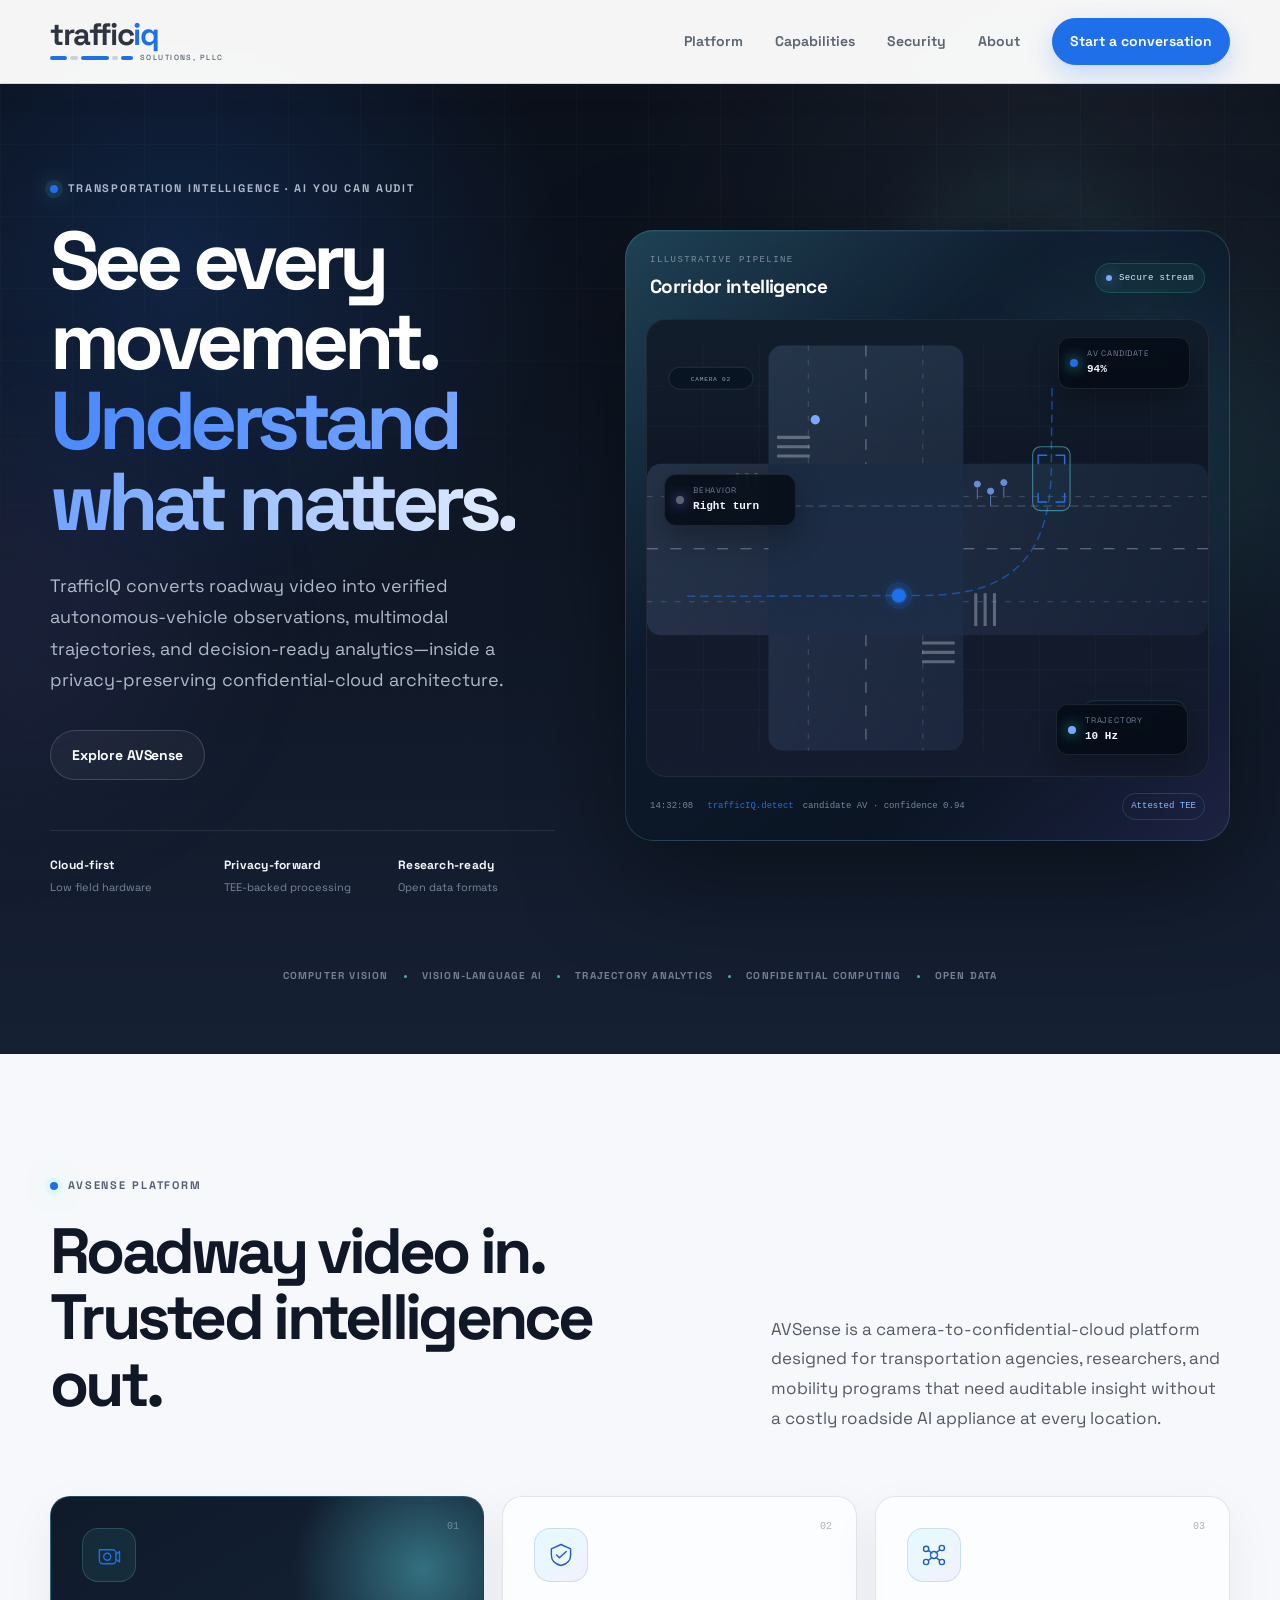
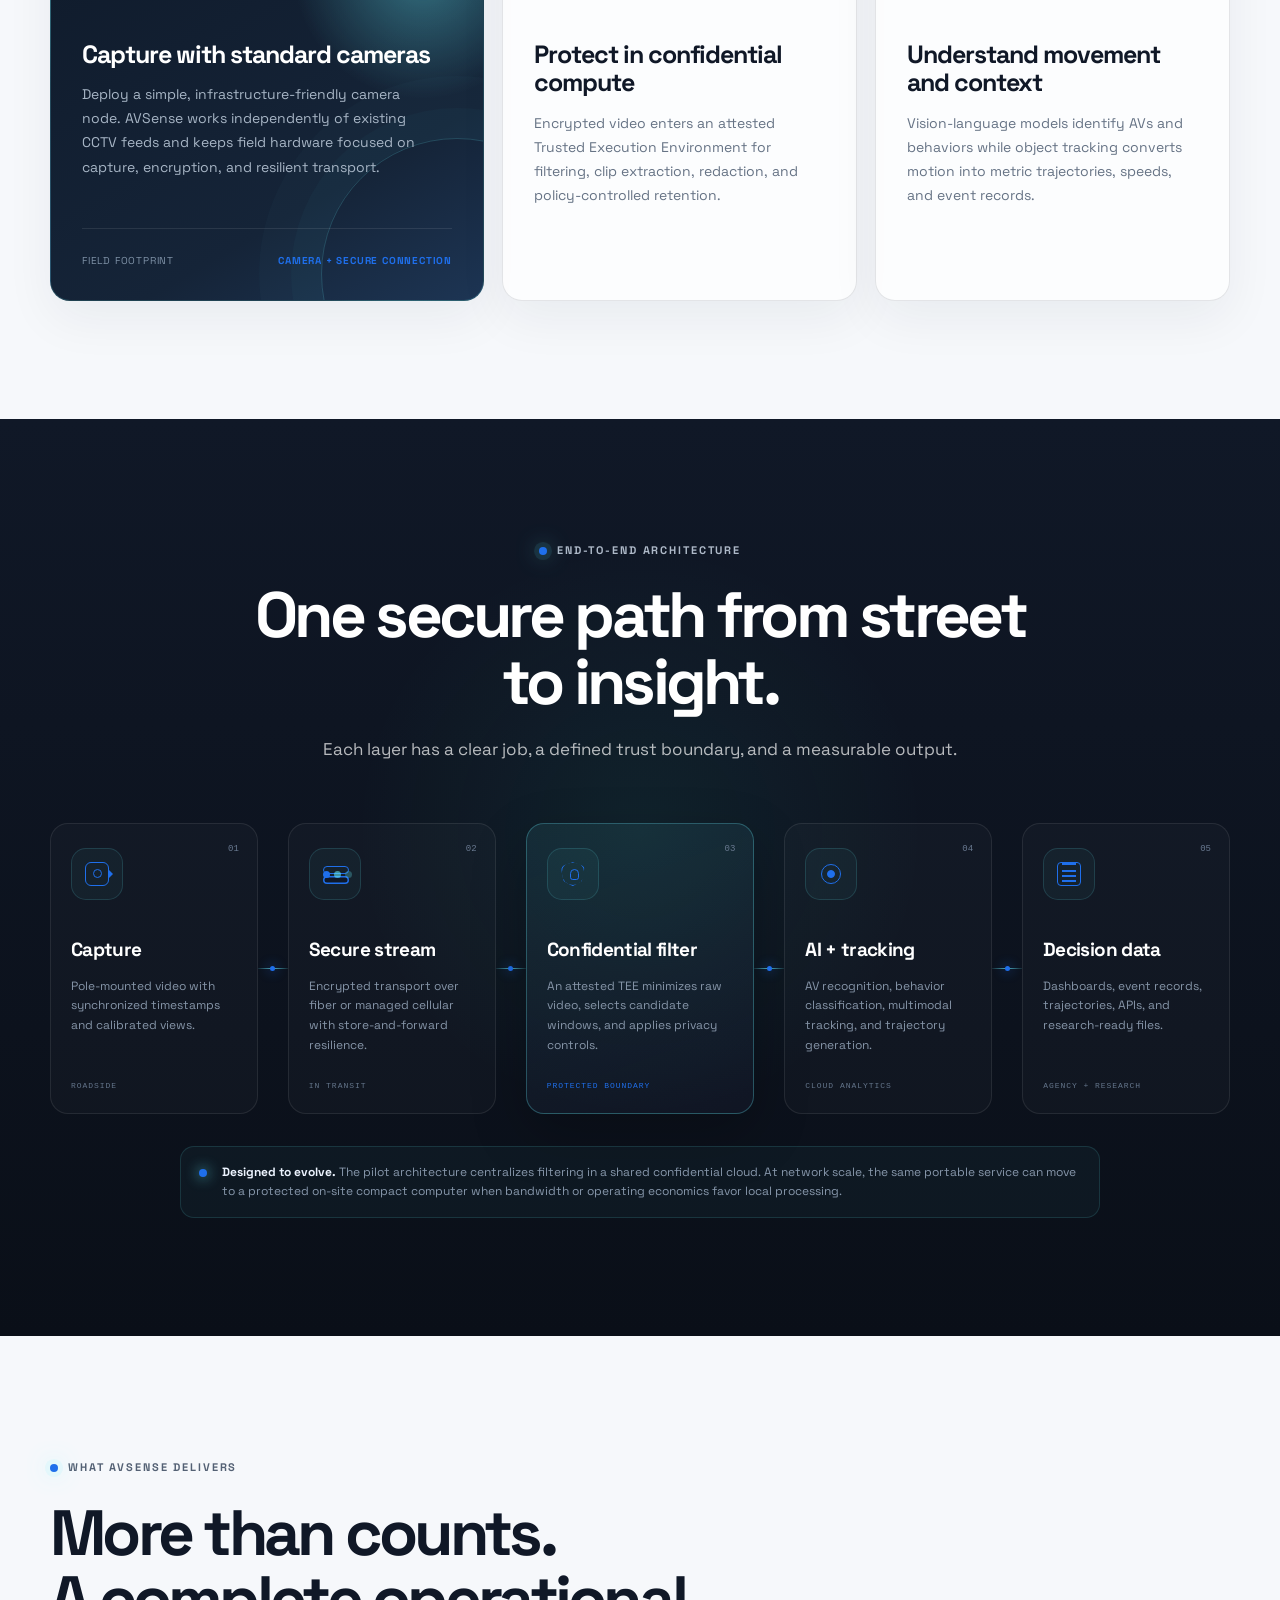
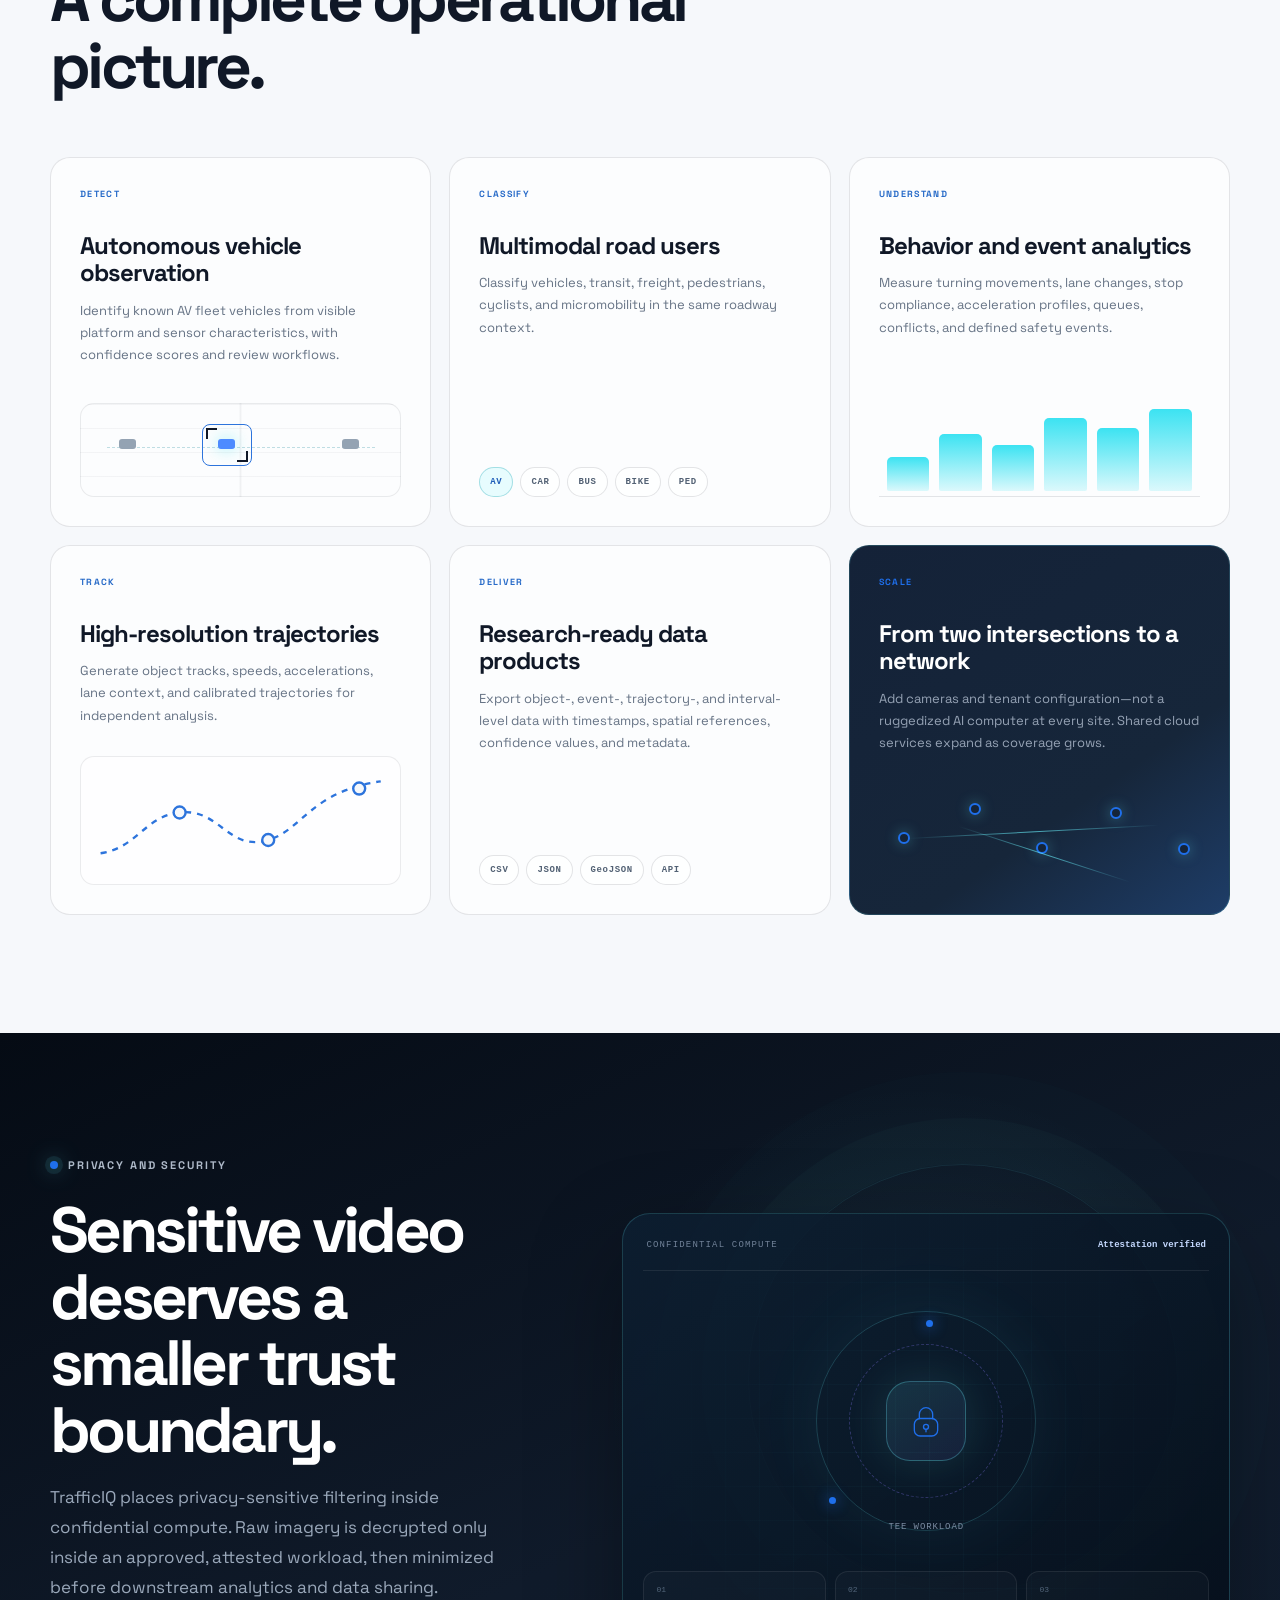
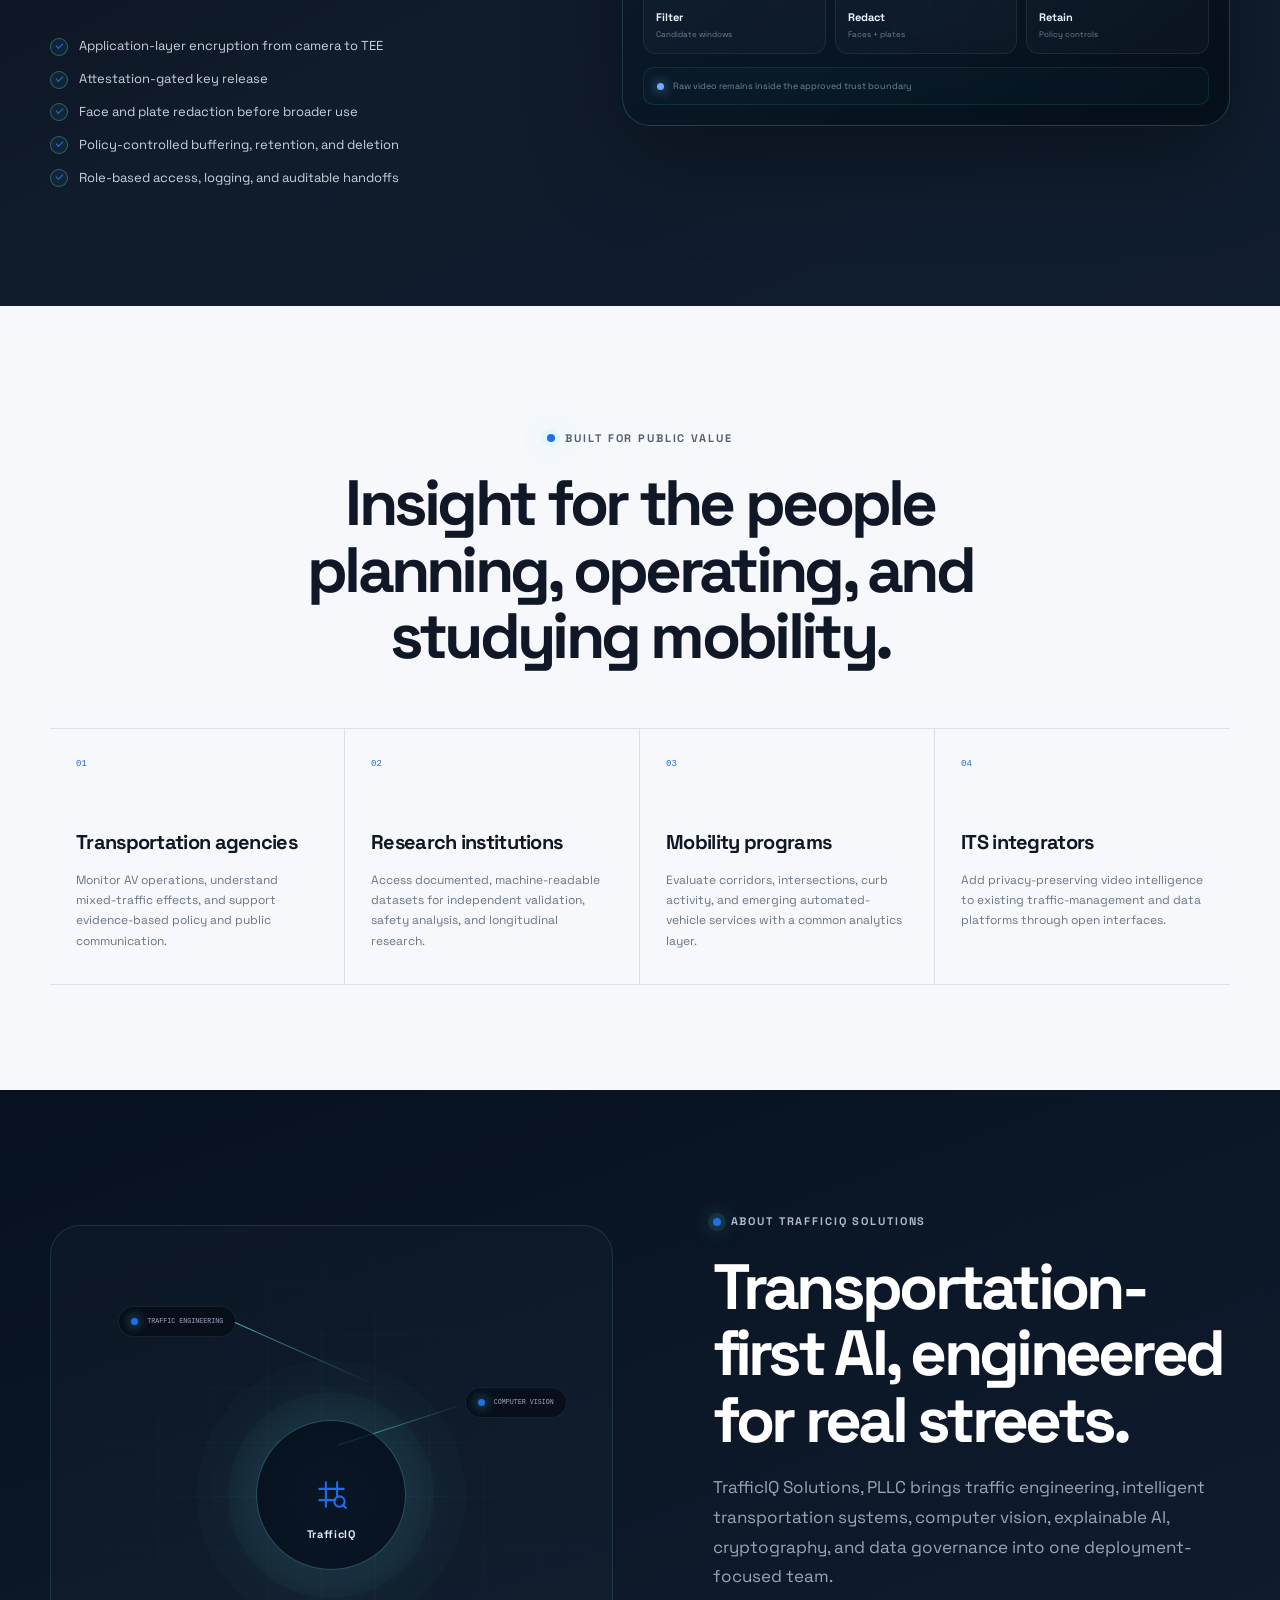
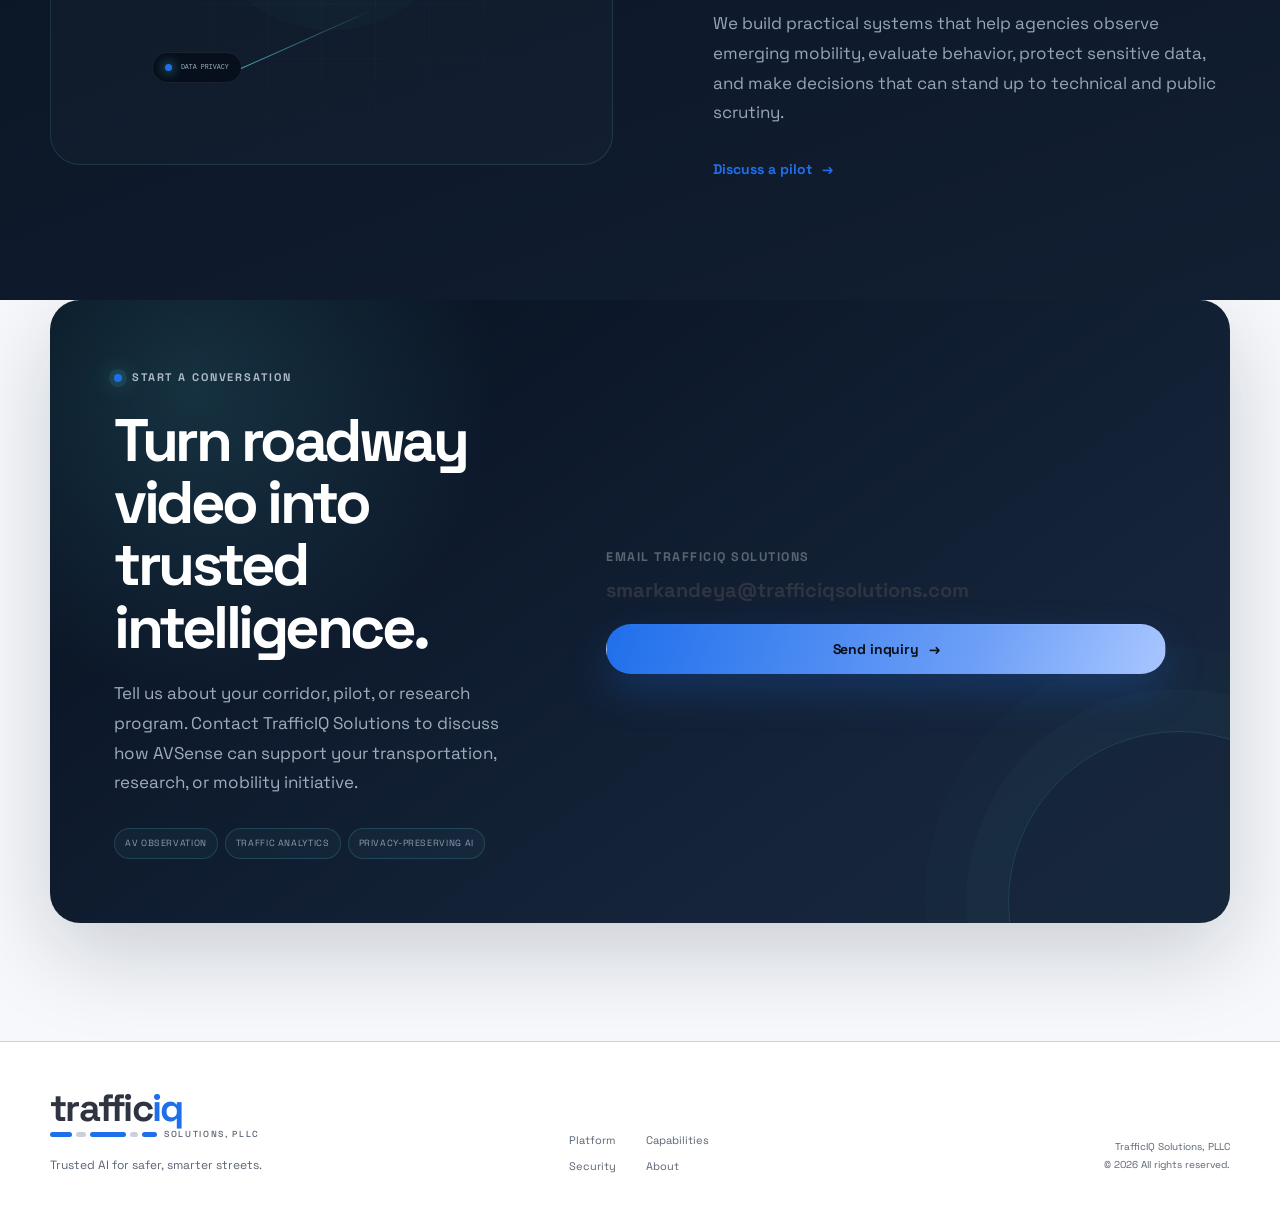
<file: index.html>
<!DOCTYPE html>

<html lang="en">
<head>
<meta charset="utf-8"/>
<meta content="width=device-width, initial-scale=1" name="viewport"/>
<meta content="#ffffff" name="theme-color"/>
<meta content="TrafficIQ Solutions turns roadway video into trusted autonomous-vehicle observations, multimodal trajectories, and decision-ready traffic analytics." name="description"/>
<title>TrafficIQ Solutions | Trusted AI for Smarter Streets</title>
<script>document.documentElement.classList.add("js");</script>
<link href="https://fonts.googleapis.com" rel="preconnect"/>
<link crossorigin="" href="https://fonts.gstatic.com" rel="preconnect"/>
<link href="https://fonts.googleapis.com/css2?family=Space+Grotesk:wght@500;600;700&amp;display=swap" rel="stylesheet"/>
<style>
:root {
  --ink-950: #0a0f18;
  --ink-900: #101827;
  --ink-850: #152033;
  --ink-800: #1b2738;
  --ink-700: #263548;
  --slate-600: #5a6472;
  --slate-500: #718096;
  --slate-400: #96a3b5;
  --slate-300: #c9d1db;
  --paper: #f6f8fb;
  --white: #ffffff;
  --cyan: #1f6feb;
  --cyan-strong: #4d8bff;
  --teal: #78a8ff;
  --violet: #5a6472;
  --lime: #dce9ff;
  --brand-charcoal: #2e3440;
  --brand-blue: #1f6feb;
  --brand-slate: #5a6472;
  --brand-mist: #c9d1db;
  --brand-pale: #eaf1ff;
  --line-dark: rgba(255, 255, 255, 0.1);
  --line-light: rgba(46, 52, 64, 0.12);
  --shadow: 0 24px 80px rgba(10, 15, 24, 0.22);
  --radius-sm: 12px;
  --radius-md: 20px;
  --radius-lg: 30px;
  --container: min(1180px, calc(100vw - 40px));
  --header-height: 84px;
}

* {
  box-sizing: border-box;
}

html {
  scroll-behavior: smooth;
  scroll-padding-top: 110px;
}

body {
  margin: 0;
  min-width: 320px;
  background: var(--ink-900);
  color: var(--white);
  font-family: "Space Grotesk", Inter, ui-sans-serif, -apple-system, BlinkMacSystemFont, "Segoe UI", sans-serif;
  line-height: 1.6;
  text-rendering: optimizeLegibility;
  -webkit-font-smoothing: antialiased;
}

body.nav-open {
  overflow: hidden;
}

::selection {
  background: rgba(105, 243, 255, 0.28);
  color: var(--white);
}

img,
svg {
  display: block;
  max-width: 100%;
}

button,
input,
textarea {
  font: inherit;
}

a {
  color: inherit;
  text-decoration: none;
}

p,
h1,
h2,
h3 {
  margin-top: 0;
}

.skip-link {
  position: fixed;
  top: 12px;
  left: 12px;
  z-index: 1000;
  transform: translateY(-150%);
  border-radius: 8px;
  background: var(--cyan);
  color: var(--ink-950);
  padding: 10px 14px;
  font-weight: 800;
  transition: transform 0.2s ease;
}

.skip-link:focus {
  transform: translateY(0);
}

.page-noise {
  position: fixed;
  inset: 0;
  z-index: 50;
  pointer-events: none;
  opacity: 0.035;
  background-image: url("data:image/svg+xml,%3Csvg viewBox='0 0 180 180' xmlns='http://www.w3.org/2000/svg'%3E%3Cfilter id='n'%3E%3CfeTurbulence type='fractalNoise' baseFrequency='.92' numOctaves='3' stitchTiles='stitch'/%3E%3C/filter%3E%3Crect width='100%25' height='100%25' filter='url(%23n)' opacity='.7'/%3E%3C/svg%3E");
  mix-blend-mode: soft-light;
}

.container {
  width: var(--container);
  margin-inline: auto;
}

.section {
  position: relative;
  padding: 118px 0;
  overflow: clip;
}

.section-light {
  background: var(--paper);
  color: var(--ink-900);
}

.site-header {
  position: fixed;
  inset: 0 0 auto;
  z-index: 100;
  height: var(--header-height);
  border-bottom: 1px solid transparent;
  transition: background 0.3s ease, border-color 0.3s ease, box-shadow 0.3s ease;
}

.site-header.is-scrolled {
  background: rgba(5, 11, 20, 0.82);
  border-bottom-color: rgba(255, 255, 255, 0.08);
  box-shadow: 0 10px 40px rgba(0, 0, 0, 0.18);
  backdrop-filter: blur(18px);
  -webkit-backdrop-filter: blur(18px);
}

.nav-shell {
  height: 100%;
  display: flex;
  align-items: center;
  justify-content: space-between;
  gap: 32px;
}

.brand {
  display: inline-flex;
  align-items: center;
  gap: 10px;
  flex: 0 0 auto;
}

.brand-mark {
  width: 38px;
  height: 38px;
}

.brand-type {
  font-size: 21px;
  font-weight: 760;
  letter-spacing: -0.045em;
}

.brand-type span {
  color: var(--cyan);
}

.brand-suffix {
  margin-left: -4px;
  padding-left: 9px;
  border-left: 1px solid rgba(255, 255, 255, 0.24);
  color: var(--slate-400);
  font-size: 11px;
  font-weight: 720;
  letter-spacing: 0.16em;
  text-transform: uppercase;
}

.primary-nav {
  display: flex;
  align-items: center;
  gap: 32px;
}

.primary-nav a {
  position: relative;
  color: #c7d0dd;
  font-size: 14px;
  font-weight: 650;
  transition: color 0.2s ease;
}

.primary-nav a:not(.nav-cta)::after {
  content: "";
  position: absolute;
  right: 0;
  bottom: -8px;
  left: 0;
  height: 1px;
  background: var(--cyan);
  transform: scaleX(0);
  transform-origin: right;
  transition: transform 0.25s ease;
}

.primary-nav a:hover,
.primary-nav a:focus-visible {
  color: var(--white);
}

.primary-nav a:hover::after,
.primary-nav a:focus-visible::after {
  transform: scaleX(1);
  transform-origin: left;
}

.nav-cta {
  border: 1px solid rgba(105, 243, 255, 0.42);
  border-radius: 999px;
  padding: 11px 17px;
  color: var(--white) !important;
  background: rgba(105, 243, 255, 0.06);
}

.nav-cta:hover,
.nav-cta:focus-visible {
  border-color: var(--cyan);
  background: rgba(105, 243, 255, 0.12);
}

.nav-toggle {
  display: none;
  width: 44px;
  height: 44px;
  padding: 0;
  border: 1px solid rgba(255, 255, 255, 0.12);
  border-radius: 12px;
  background: rgba(255, 255, 255, 0.04);
}

.nav-toggle span {
  display: block;
  width: 18px;
  height: 1.5px;
  margin: 5px auto;
  border-radius: 999px;
  background: var(--white);
  transition: transform 0.25s ease;
}

.nav-toggle[aria-expanded="true"] span:first-child {
  transform: translateY(3.25px) rotate(45deg);
}

.nav-toggle[aria-expanded="true"] span:last-child {
  transform: translateY(-3.25px) rotate(-45deg);
}

.hero {
  min-height: 940px;
  padding-top: 175px;
  padding-bottom: 70px;
  background:
    radial-gradient(circle at 14% 24%, rgba(58, 213, 196, 0.11), transparent 27%),
    radial-gradient(circle at 82% 16%, rgba(141, 124, 255, 0.16), transparent 31%),
    linear-gradient(180deg, #050b14 0%, #07111f 58%, #0a1627 100%);
}

.hero::before {
  content: "";
  position: absolute;
  inset: 0;
  background-image:
    linear-gradient(rgba(255, 255, 255, 0.026) 1px, transparent 1px),
    linear-gradient(90deg, rgba(255, 255, 255, 0.026) 1px, transparent 1px);
  background-size: 72px 72px;
  mask-image: linear-gradient(to bottom, black, transparent 78%);
  pointer-events: none;
}

.hero-orb {
  position: absolute;
  border-radius: 50%;
  filter: blur(12px);
  pointer-events: none;
}

.hero-orb-one {
  top: 190px;
  right: 10%;
  width: 260px;
  height: 260px;
  border: 1px solid rgba(105, 243, 255, 0.22);
  box-shadow: inset 0 0 90px rgba(105, 243, 255, 0.08), 0 0 120px rgba(105, 243, 255, 0.07);
}

.hero-orb-two {
  top: 450px;
  left: -140px;
  width: 320px;
  height: 320px;
  background: rgba(141, 124, 255, 0.08);
  filter: blur(80px);
}

.hero-grid {
  position: relative;
  z-index: 2;
  display: grid;
  grid-template-columns: minmax(0, 0.91fr) minmax(520px, 1.09fr);
  gap: 70px;
  align-items: center;
}

.eyebrow {
  display: inline-flex;
  align-items: center;
  gap: 10px;
  margin-bottom: 23px;
  color: #aeb9c8;
  font-size: 11px;
  font-weight: 760;
  letter-spacing: 0.17em;
  text-transform: uppercase;
}

.eyebrow-dark {
  color: #546174;
}

.eyebrow-dot {
  position: relative;
  width: 8px;
  height: 8px;
  border-radius: 50%;
  background: var(--cyan);
  box-shadow: 0 0 0 5px rgba(105, 243, 255, 0.09), 0 0 22px rgba(105, 243, 255, 0.75);
}

.hero h1 {
  margin-bottom: 28px;
  font-size: clamp(58px, 6.4vw, 92px);
  line-height: 0.98;
  letter-spacing: -0.068em;
  font-weight: 720;
}

.hero h1 span {
  background: linear-gradient(92deg, var(--cyan) 4%, var(--teal) 47%, #8db7ff 92%);
  background-clip: text;
  -webkit-background-clip: text;
  color: transparent;
}

.hero-lede {
  max-width: 650px;
  margin-bottom: 34px;
  color: #aeb9c8;
  font-size: 18px;
  line-height: 1.75;
}

.hero-actions {
  display: flex;
  flex-wrap: wrap;
  gap: 13px;
}

.button {
  min-height: 50px;
  display: inline-flex;
  align-items: center;
  justify-content: center;
  gap: 10px;
  border: 1px solid transparent;
  border-radius: 999px;
  padding: 13px 21px;
  font-size: 14px;
  font-weight: 760;
  letter-spacing: -0.01em;
  cursor: pointer;
  transition: transform 0.2s ease, box-shadow 0.2s ease, background 0.2s ease, border-color 0.2s ease;
}

.button svg {
  width: 18px;
  fill: none;
  stroke: currentColor;
  stroke-width: 1.8;
  stroke-linecap: round;
  stroke-linejoin: round;
}

.button:hover,
.button:focus-visible {
  transform: translateY(-2px);
}

.button-primary {
  background: linear-gradient(110deg, var(--cyan), #6d9ff7 66%, #a8c6ff);
  color: var(--ink-950);
  box-shadow: 0 12px 34px rgba(62, 222, 221, 0.22);
}

.button-primary:hover,
.button-primary:focus-visible {
  box-shadow: 0 16px 42px rgba(62, 222, 221, 0.34);
}

.button-secondary {
  border-color: rgba(255, 255, 255, 0.16);
  background: rgba(255, 255, 255, 0.04);
  color: var(--white);
}

.button-secondary:hover,
.button-secondary:focus-visible {
  border-color: rgba(105, 243, 255, 0.46);
  background: rgba(105, 243, 255, 0.07);
}

.hero-proof {
  display: grid;
  grid-template-columns: repeat(3, minmax(0, 1fr));
  gap: 17px;
  margin-top: 50px;
  padding-top: 25px;
  border-top: 1px solid rgba(255, 255, 255, 0.09);
}

.hero-proof div {
  display: flex;
  flex-direction: column;
  gap: 3px;
}

.hero-proof strong {
  color: #f4f7fb;
  font-size: 12px;
  font-weight: 760;
  letter-spacing: 0.02em;
}

.hero-proof span {
  color: #77869b;
  font-size: 11px;
}

.intelligence-panel {
  position: relative;
  isolation: isolate;
  border: 1px solid rgba(137, 232, 255, 0.17);
  border-radius: 28px;
  padding: 20px;
  background: linear-gradient(145deg, rgba(18, 34, 56, 0.85), rgba(7, 16, 28, 0.89));
  box-shadow: 0 35px 110px rgba(0, 0, 0, 0.42), inset 0 1px rgba(255, 255, 255, 0.04);
  backdrop-filter: blur(16px);
  -webkit-backdrop-filter: blur(16px);
}

.intelligence-panel::before {
  content: "";
  position: absolute;
  inset: -1px;
  z-index: -2;
  border-radius: inherit;
  background: linear-gradient(135deg, rgba(105, 243, 255, 0.16), transparent 36%, transparent 70%, rgba(141, 124, 255, 0.16));
}

.intelligence-panel::after {
  content: "";
  position: absolute;
  top: 10%;
  right: -13%;
  z-index: -3;
  width: 55%;
  height: 55%;
  border-radius: 50%;
  background: rgba(105, 243, 255, 0.1);
  filter: blur(70px);
}

.panel-header {
  display: flex;
  align-items: center;
  justify-content: space-between;
  gap: 20px;
  padding: 2px 4px 17px;
}

.panel-kicker {
  display: block;
  margin-bottom: 4px;
  color: #7f8da2;
  font-family: ui-monospace, SFMono-Regular, Menlo, Consolas, monospace;
  font-size: 9px;
  letter-spacing: 0.16em;
  text-transform: uppercase;
}

.panel-header h2 {
  margin: 0;
  font-size: 19px;
  letter-spacing: -0.035em;
}

.live-status {
  display: inline-flex;
  align-items: center;
  gap: 7px;
  border: 1px solid rgba(56, 216, 189, 0.2);
  border-radius: 999px;
  padding: 7px 10px;
  color: #dce9ff;
  background: rgba(56, 216, 189, 0.06);
  font-family: ui-monospace, SFMono-Regular, Menlo, Consolas, monospace;
  font-size: 9px;
  letter-spacing: 0.04em;
}

.live-status span {
  width: 6px;
  height: 6px;
  border-radius: 50%;
  background: var(--teal);
  box-shadow: 0 0 14px var(--teal);
  animation: pulse-status 2s ease-in-out infinite;
}

.traffic-viewport {
  position: relative;
  overflow: hidden;
  min-height: 456px;
  border: 1px solid rgba(255, 255, 255, 0.07);
  border-radius: 20px;
  background: #101827;
}

.traffic-viewport::after {
  content: "";
  position: absolute;
  inset: 0;
  pointer-events: none;
  background: linear-gradient(180deg, rgba(105, 243, 255, 0.025), transparent 30%, rgba(141, 124, 255, 0.035));
}

.traffic-map {
  width: 100%;
  height: 456px;
}

.map-grid path {
  fill: none;
  stroke: rgba(120, 160, 190, 0.18);
  stroke-width: 1;
}

.lane-lines path {
  fill: none;
  stroke: rgba(219, 234, 244, 0.47);
  stroke-width: 1.25;
  stroke-dasharray: 14 16;
}

.lane-lines .secondary {
  stroke: rgba(219, 234, 244, 0.2);
  stroke-dasharray: 7 11;
}

.crosswalk path {
  fill: none;
  stroke: rgba(225, 235, 245, 0.42);
  stroke-width: 4;
}

.context-labels rect {
  fill: rgba(7, 17, 31, 0.86);
  stroke: rgba(105, 243, 255, 0.17);
}

.context-labels text {
  fill: #8da0b4;
  font-family: ui-monospace, SFMono-Regular, Menlo, Consolas, monospace;
  font-size: 8px;
  letter-spacing: 0.12em;
}

.trajectory {
  fill: none;
  stroke-linecap: round;
  stroke-width: 2;
  stroke-dasharray: 9 8;
  opacity: 0.55;
  animation: route-dash 16s linear infinite;
}

.trajectory-one {
  stroke: #1f6feb;
}

.trajectory-two {
  stroke: #5a6472;
  animation-direction: reverse;
}

.detection-pulse rect {
  fill: rgba(105, 243, 255, 0.025);
  stroke: rgba(105, 243, 255, 0.45);
  stroke-width: 1.4;
  animation: detection-flicker 3.4s ease-in-out infinite;
}

.detection-pulse path {
  fill: none;
  stroke: #1f6feb;
  stroke-width: 1.8;
  stroke-linecap: round;
}

.pedestrian-cluster {
  fill: #78a8ff;
  stroke: #78a8ff;
  stroke-linecap: round;
  opacity: 0.8;
}

.metric-chip {
  position: absolute;
  z-index: 3;
  display: flex;
  align-items: center;
  gap: 9px;
  min-width: 132px;
  border: 1px solid rgba(255, 255, 255, 0.09);
  border-radius: 12px;
  padding: 9px 11px;
  background: rgba(5, 12, 22, 0.86);
  box-shadow: 0 12px 30px rgba(0, 0, 0, 0.28);
  backdrop-filter: blur(10px);
  -webkit-backdrop-filter: blur(10px);
}

.metric-chip-one {
  top: 17px;
  right: 18px;
}

.metric-chip-two {
  top: 154px;
  left: 17px;
}

.metric-chip-three {
  right: 20px;
  bottom: 21px;
}

.metric-icon {
  width: 8px;
  height: 8px;
  border-radius: 50%;
  flex: 0 0 auto;
}

.metric-cyan {
  background: var(--cyan);
  box-shadow: 0 0 14px rgba(105, 243, 255, 0.9);
}

.metric-violet {
  background: var(--violet);
  box-shadow: 0 0 14px rgba(141, 124, 255, 0.9);
}

.metric-green {
  background: var(--teal);
  box-shadow: 0 0 14px rgba(56, 216, 189, 0.9);
}

.metric-chip div {
  display: flex;
  flex-direction: column;
  gap: 1px;
}

.metric-chip small {
  color: #728198;
  font-size: 8px;
  letter-spacing: 0.1em;
  text-transform: uppercase;
}

.metric-chip strong {
  color: #f3f7ff;
  font-family: ui-monospace, SFMono-Regular, Menlo, Consolas, monospace;
  font-size: 11px;
  font-weight: 650;
}

.event-console {
  display: grid;
  grid-template-columns: auto 1fr auto;
  align-items: center;
  gap: 14px;
  margin-top: 14px;
  padding: 2px 4px 0;
  color: #76869c;
  font-family: ui-monospace, SFMono-Regular, Menlo, Consolas, monospace;
  font-size: 9px;
}

.event-line {
  overflow: hidden;
  text-overflow: ellipsis;
  white-space: nowrap;
}

.event-command {
  margin-right: 9px;
  color: var(--cyan);
}

.event-badge {
  border: 1px solid rgba(56, 216, 189, 0.2);
  border-radius: 999px;
  padding: 5px 8px;
  color: #8db7ff;
}

.signal-row {
  position: relative;
  z-index: 2;
  display: flex;
  align-items: center;
  justify-content: center;
  flex-wrap: wrap;
  gap: 15px;
  margin-top: 72px;
  color: #718198;
  font-size: 10px;
  font-weight: 760;
  letter-spacing: 0.12em;
  text-transform: uppercase;
}

.signal-row i {
  width: 3px;
  height: 3px;
  border-radius: 50%;
  background: rgba(105, 243, 255, 0.65);
}

.section-heading {
  max-width: 760px;
  margin-bottom: 58px;
}

.section-heading h2,
.security-copy h2,
.about-copy h2,
.contact-copy h2 {
  margin-bottom: 20px;
  font-size: clamp(42px, 5vw, 66px);
  line-height: 1.04;
  letter-spacing: -0.058em;
  font-weight: 720;
}

.section-heading p,
.security-copy > p,
.about-copy p,
.contact-copy p {
  color: inherit;
  opacity: 0.7;
  font-size: 17px;
  line-height: 1.75;
}

.split-heading {
  max-width: none;
  display: grid;
  grid-template-columns: 1.1fr 0.8fr;
  align-items: end;
  gap: 90px;
}

.split-heading p {
  margin-bottom: 4px;
}

.centered {
  max-width: 810px;
  margin-inline: auto;
  text-align: center;
}

.centered .eyebrow {
  justify-content: center;
}

.platform-grid {
  display: grid;
  grid-template-columns: 1.1fr 0.9fr 0.9fr;
  gap: 18px;
}

.feature-card {
  position: relative;
  min-height: 405px;
  display: flex;
  flex-direction: column;
  overflow: hidden;
  border: 1px solid var(--line-light);
  border-radius: var(--radius-md);
  padding: 31px;
  background: rgba(255, 255, 255, 0.67);
  box-shadow: 0 18px 50px rgba(13, 27, 46, 0.06);
  transition: transform 0.3s ease, box-shadow 0.3s ease, border-color 0.3s ease;
}

.feature-card:hover {
  transform: translateY(-6px);
  border-color: rgba(31, 198, 213, 0.3);
  box-shadow: 0 24px 70px rgba(13, 27, 46, 0.1);
}

.feature-card-large {
  background:
    radial-gradient(circle at 86% 18%, rgba(105, 243, 255, 0.38), transparent 26%),
    linear-gradient(150deg, #0f1a2a, #152438 70%, #1d3554);
  color: var(--white);
  border-color: rgba(105, 243, 255, 0.18);
}

.feature-card-large::after {
  content: "";
  position: absolute;
  right: -110px;
  bottom: -110px;
  width: 270px;
  height: 270px;
  border: 1px solid rgba(105, 243, 255, 0.18);
  border-radius: 50%;
  box-shadow: 0 0 0 30px rgba(105, 243, 255, 0.025), 0 0 0 62px rgba(105, 243, 255, 0.018);
}

.card-index {
  position: absolute;
  top: 22px;
  right: 24px;
  color: rgba(7, 17, 31, 0.32);
  font-family: ui-monospace, SFMono-Regular, Menlo, Consolas, monospace;
  font-size: 10px;
}

.feature-card-large .card-index {
  color: rgba(255, 255, 255, 0.34);
}

.feature-icon {
  width: 54px;
  height: 54px;
  display: grid;
  place-items: center;
  margin-bottom: 58px;
  border: 1px solid rgba(14, 97, 113, 0.15);
  border-radius: 16px;
  background: linear-gradient(145deg, rgba(105, 243, 255, 0.16), rgba(141, 124, 255, 0.09));
}

.feature-icon svg {
  width: 28px;
  fill: none;
  stroke: #205eb9;
  stroke-width: 1.6;
  stroke-linecap: round;
  stroke-linejoin: round;
}

.feature-card-large .feature-icon {
  border-color: rgba(105, 243, 255, 0.18);
  background: rgba(105, 243, 255, 0.07);
}

.feature-card-large .feature-icon svg {
  stroke: var(--cyan);
}

.feature-card h3 {
  position: relative;
  z-index: 1;
  margin-bottom: 14px;
  font-size: 25px;
  line-height: 1.15;
  letter-spacing: -0.04em;
}

.feature-card p {
  position: relative;
  z-index: 1;
  margin-bottom: 0;
  color: #667385;
  font-size: 14px;
  line-height: 1.72;
}

.feature-card-large p {
  max-width: 92%;
  color: #a7b5c5;
}

.mini-spec {
  position: relative;
  z-index: 1;
  display: flex;
  align-items: center;
  justify-content: space-between;
  gap: 15px;
  margin-top: auto;
  padding-top: 24px;
  border-top: 1px solid rgba(255, 255, 255, 0.09);
  color: #7d90a5;
  font-size: 10px;
  letter-spacing: 0.08em;
  text-transform: uppercase;
}

.mini-spec strong {
  color: var(--cyan);
  font-size: 10px;
}

.architecture-section {
  background:
    radial-gradient(circle at 50% 45%, rgba(56, 216, 189, 0.07), transparent 35%),
    linear-gradient(180deg, var(--ink-900), #0a0f18);
}

.architecture-flow {
  display: grid;
  grid-template-columns: 1fr 30px 1fr 30px 1.1fr 30px 1fr 30px 1fr;
  align-items: stretch;
}

.flow-step {
  position: relative;
  min-height: 290px;
  display: flex;
  flex-direction: column;
  border: 1px solid rgba(255, 255, 255, 0.085);
  border-radius: 18px;
  padding: 24px 20px 20px;
  background: rgba(255, 255, 255, 0.025);
}

.flow-step-accent {
  border-color: rgba(105, 243, 255, 0.27);
  background: linear-gradient(160deg, rgba(105, 243, 255, 0.08), rgba(141, 124, 255, 0.04));
  box-shadow: 0 20px 55px rgba(0, 0, 0, 0.22);
}

.flow-number {
  position: absolute;
  top: 18px;
  right: 18px;
  color: #68788f;
  font-family: ui-monospace, SFMono-Regular, Menlo, Consolas, monospace;
  font-size: 9px;
}

.flow-symbol {
  width: 52px;
  height: 52px;
  display: grid;
  place-items: center;
  margin-bottom: 35px;
  border: 1px solid rgba(105, 243, 255, 0.14);
  border-radius: 15px;
  background: rgba(105, 243, 255, 0.04);
}

.flow-symbol > span {
  position: relative;
  display: block;
  width: 24px;
  height: 24px;
}

.camera-symbol {
  border: 1.5px solid var(--cyan);
  border-radius: 6px;
}

.camera-symbol::before {
  content: "";
  position: absolute;
  top: 6px;
  left: 7px;
  width: 7px;
  height: 7px;
  border: 1.5px solid var(--cyan);
  border-radius: 50%;
}

.camera-symbol::after {
  content: "";
  position: absolute;
  top: 6px;
  right: -5px;
  border-top: 5px solid transparent;
  border-bottom: 5px solid transparent;
  border-left: 5px solid var(--cyan);
}

.stream-symbol::before,
.stream-symbol::after {
  content: "";
  position: absolute;
  left: 0;
  width: 24px;
  height: 6px;
  border: 1.5px solid var(--cyan);
  border-radius: 999px;
}

.stream-symbol::before {
  top: 4px;
  box-shadow: 0 10px 0 -1.5px var(--ink-900), 0 10px 0 0 var(--cyan);
}

.stream-symbol::after {
  top: 9px;
  width: 7px;
  height: 7px;
  border: 0;
  background: var(--cyan);
  box-shadow: 11px 0 0 rgba(105, 243, 255, 0.55), 22px 0 0 rgba(105, 243, 255, 0.25);
}

.shield-symbol {
  border: 1.5px solid var(--cyan);
  border-radius: 12px 12px 15px 15px;
  clip-path: polygon(50% 0, 100% 18%, 88% 78%, 50% 100%, 12% 78%, 0 18%);
}

.shield-symbol::before {
  content: "";
  position: absolute;
  top: 6px;
  left: 8px;
  width: 7px;
  height: 9px;
  border: 1.5px solid var(--cyan);
  border-radius: 5px 5px 3px 3px;
}

.ai-symbol::before,
.ai-symbol::after {
  content: "";
  position: absolute;
  border: 1.5px solid var(--cyan);
  border-radius: 50%;
}

.ai-symbol::before {
  inset: 2px;
}

.ai-symbol::after {
  inset: 8px;
  background: var(--cyan);
}

.data-symbol {
  border: 1.5px solid var(--cyan);
  border-radius: 4px;
}

.data-symbol::before,
.data-symbol::after {
  content: "";
  position: absolute;
  left: 4px;
  right: 4px;
  height: 1.5px;
  background: var(--cyan);
}

.data-symbol::before {
  top: 7px;
  box-shadow: 0 5px 0 var(--cyan), 0 10px 0 var(--cyan);
}

.flow-step h3 {
  margin-bottom: 11px;
  font-size: 19px;
  letter-spacing: -0.035em;
}

.flow-step p {
  margin-bottom: 24px;
  color: #8695a8;
  font-size: 12px;
  line-height: 1.65;
}

.flow-tag {
  margin-top: auto;
  color: #64758b;
  font-family: ui-monospace, SFMono-Regular, Menlo, Consolas, monospace;
  font-size: 8px;
  letter-spacing: 0.12em;
  text-transform: uppercase;
}

.flow-step-accent .flow-tag {
  color: var(--cyan);
}

.flow-connector {
  position: relative;
  display: grid;
  place-items: center;
}

.flow-connector::before {
  content: "";
  width: 100%;
  height: 1px;
  background: linear-gradient(90deg, rgba(105, 243, 255, 0.1), rgba(105, 243, 255, 0.7), rgba(105, 243, 255, 0.1));
}

.flow-connector span {
  position: absolute;
  width: 5px;
  height: 5px;
  border-radius: 50%;
  background: var(--cyan);
  box-shadow: 0 0 12px var(--cyan);
  animation: connector-travel 2.8s linear infinite;
}

.architecture-note {
  max-width: 920px;
  display: flex;
  align-items: flex-start;
  gap: 15px;
  margin: 32px auto 0;
  border: 1px solid rgba(105, 243, 255, 0.13);
  border-radius: 14px;
  padding: 16px 18px;
  background: rgba(105, 243, 255, 0.035);
  color: #8797ab;
  font-size: 12px;
}

.architecture-note p {
  margin: 0;
}

.architecture-note strong {
  color: #edf4ff;
}

.note-pulse {
  width: 8px;
  height: 8px;
  flex: 0 0 auto;
  margin-top: 6px;
  border-radius: 50%;
  background: var(--cyan);
  box-shadow: 0 0 14px rgba(105, 243, 255, 0.9);
}

.capability-grid {
  display: grid;
  grid-template-columns: repeat(3, minmax(0, 1fr));
  gap: 18px;
}

.capability-card {
  position: relative;
  min-height: 370px;
  display: flex;
  flex-direction: column;
  overflow: hidden;
  border: 1px solid var(--line-light);
  border-radius: var(--radius-md);
  padding: 29px;
  background: rgba(255, 255, 255, 0.7);
  transition: transform 0.3s ease, box-shadow 0.3s ease;
}

.capability-card:hover {
  transform: translateY(-5px);
  box-shadow: 0 24px 60px rgba(13, 27, 46, 0.09);
}

.capability-card-gradient {
  background: linear-gradient(145deg, #142238, #16263a 66%, #1e3d68);
  color: var(--white);
  border-color: rgba(105, 243, 255, 0.17);
}

.capability-kicker {
  margin-bottom: 30px;
  color: #286bc8;
  font-size: 9px;
  font-weight: 800;
  letter-spacing: 0.15em;
  text-transform: uppercase;
}

.capability-card-gradient .capability-kicker {
  color: var(--cyan);
}

.capability-card h3 {
  margin-bottom: 13px;
  font-size: 24px;
  line-height: 1.15;
  letter-spacing: -0.04em;
}

.capability-card p {
  margin-bottom: 25px;
  color: #667385;
  font-size: 13px;
  line-height: 1.7;
}

.capability-card-gradient p {
  color: #96a3b5;
}

.capability-visual,
.class-chips,
.behavior-chart,
.trajectory-card,
.format-row,
.scale-nodes {
  margin-top: auto;
}

.visual-detect {
  position: relative;
  height: 94px;
  overflow: hidden;
  border: 1px solid rgba(7, 17, 31, 0.08);
  border-radius: 14px;
  background:
    linear-gradient(90deg, transparent 49.5%, rgba(7, 17, 31, 0.05) 50%, transparent 50.5%),
    linear-gradient(rgba(7, 17, 31, 0.04) 1px, transparent 1px);
  background-size: 100% 100%, 100% 24px;
}

.visual-detect::before {
  content: "";
  position: absolute;
  top: 43px;
  left: 8%;
  right: 8%;
  border-top: 1px dashed rgba(8, 126, 144, 0.25);
}

.visual-detect span {
  position: absolute;
  top: 35px;
  width: 17px;
  height: 10px;
  border-radius: 3px;
  background: #94a3b3;
}

.visual-detect span:nth-child(1) { left: 12%; }
.visual-detect span:nth-child(2) { left: 43%; background: var(--cyan-strong); box-shadow: 0 0 16px rgba(33, 223, 240, 0.45); }
.visual-detect span:nth-child(3) { right: 13%; }

.visual-detect i {
  position: absolute;
  top: 20px;
  left: 38%;
  width: 50px;
  height: 42px;
  border: 1px solid #2d74dc;
  border-radius: 8px;
}

.visual-detect i::before,
.visual-detect i::after {
  content: "";
  position: absolute;
  width: 9px;
  height: 9px;
  border-color: #2d74dc;
}

.visual-detect i::before {
  top: 3px;
  left: 3px;
  border-top: 2px solid;
  border-left: 2px solid;
}

.visual-detect i::after {
  right: 3px;
  bottom: 3px;
  border-right: 2px solid;
  border-bottom: 2px solid;
}

.class-chips {
  display: flex;
  flex-wrap: wrap;
  gap: 7px;
}

.class-chips span,
.format-row span {
  border: 1px solid rgba(7, 17, 31, 0.11);
  border-radius: 999px;
  padding: 7px 10px;
  color: #526174;
  background: rgba(255, 255, 255, 0.72);
  font-family: ui-monospace, SFMono-Regular, Menlo, Consolas, monospace;
  font-size: 9px;
  font-weight: 700;
  letter-spacing: 0.07em;
}

.class-chips span:first-child {
  border-color: rgba(18, 160, 174, 0.32);
  color: #205eb9;
  background: rgba(105, 243, 255, 0.14);
}

.behavior-chart {
  height: 96px;
  display: flex;
  align-items: end;
  gap: 10px;
  padding: 0 8px 5px;
  border-bottom: 1px solid rgba(7, 17, 31, 0.1);
}

.behavior-chart span {
  flex: 1;
  height: var(--h);
  min-width: 14px;
  border-radius: 5px 5px 2px 2px;
  background: linear-gradient(180deg, rgba(33, 223, 240, 0.88), rgba(33, 223, 240, 0.15));
}

.trajectory-card {
  overflow: hidden;
  border: 1px solid rgba(7, 17, 31, 0.08);
  border-radius: 14px;
  padding: 10px;
  background: rgba(255, 255, 255, 0.58);
}

.trajectory-card svg {
  width: 100%;
}

.trajectory-card path {
  fill: none;
  stroke: #2d74dc;
  stroke-width: 2;
  stroke-dasharray: 5 5;
}

.trajectory-card circle {
  fill: var(--paper);
  stroke: #2d74dc;
  stroke-width: 2;
}

.format-row {
  display: flex;
  flex-wrap: wrap;
  gap: 7px;
}

.scale-nodes {
  position: relative;
  height: 95px;
}

.scale-nodes span {
  position: absolute;
  width: 12px;
  height: 12px;
  border: 2px solid var(--cyan);
  border-radius: 50%;
  background: #152438;
  box-shadow: 0 0 14px rgba(105, 243, 255, 0.35);
}

.scale-nodes span:nth-child(1) { left: 6%; top: 44%; }
.scale-nodes span:nth-child(2) { left: 28%; top: 13%; }
.scale-nodes span:nth-child(3) { left: 49%; top: 54%; }
.scale-nodes span:nth-child(4) { left: 72%; top: 17%; }
.scale-nodes span:nth-child(5) { right: 3%; top: 55%; }

.scale-nodes i,
.scale-nodes b {
  position: absolute;
  height: 1px;
  background: linear-gradient(90deg, transparent, rgba(105, 243, 255, 0.65), transparent);
  transform-origin: left;
}

.scale-nodes i { left: 9%; top: 50%; width: 78%; transform: rotate(-3deg); }
.scale-nodes b { left: 25%; top: 38%; width: 56%; transform: rotate(18deg); }

.security-section {
  background:
    radial-gradient(circle at 72% 42%, rgba(105, 243, 255, 0.09), transparent 30%),
    linear-gradient(155deg, #050b14, #101b2b 54%, #111e30);
}

.security-glow {
  position: absolute;
  top: 15%;
  right: 8%;
  width: 430px;
  height: 430px;
  border: 1px solid rgba(105, 243, 255, 0.09);
  border-radius: 50%;
  box-shadow: 0 0 0 46px rgba(105, 243, 255, 0.018), 0 0 0 92px rgba(105, 243, 255, 0.012);
  filter: blur(0.3px);
}

.security-grid {
  display: grid;
  grid-template-columns: 0.88fr 1.12fr;
  gap: 95px;
  align-items: center;
}

.security-copy h2 {
  max-width: 650px;
}

.security-copy > p {
  max-width: 650px;
  color: #9aa8ba;
  opacity: 1;
}

.check-list {
  display: grid;
  gap: 12px;
  margin: 34px 0 0;
  padding: 0;
  list-style: none;
}

.check-list li {
  display: flex;
  align-items: center;
  gap: 11px;
  color: #c9d1db;
  font-size: 13px;
}

.check-list li span {
  position: relative;
  width: 18px;
  height: 18px;
  flex: 0 0 auto;
  border: 1px solid rgba(105, 243, 255, 0.31);
  border-radius: 50%;
  background: rgba(105, 243, 255, 0.05);
}

.check-list li span::before {
  content: "";
  position: absolute;
  top: 4px;
  left: 5px;
  width: 6px;
  height: 3px;
  border-left: 1.5px solid var(--cyan);
  border-bottom: 1.5px solid var(--cyan);
  transform: rotate(-45deg);
}

.trust-boundary {
  position: relative;
  overflow: hidden;
  border: 1px solid rgba(105, 243, 255, 0.18);
  border-radius: 28px;
  padding: 20px;
  background: linear-gradient(145deg, rgba(13, 31, 50, 0.84), rgba(5, 14, 25, 0.92));
  box-shadow: 0 35px 90px rgba(0, 0, 0, 0.34);
}

.trust-boundary::before {
  content: "";
  position: absolute;
  inset: 0;
  background-image:
    linear-gradient(rgba(105, 243, 255, 0.035) 1px, transparent 1px),
    linear-gradient(90deg, rgba(105, 243, 255, 0.035) 1px, transparent 1px);
  background-size: 34px 34px;
  mask-image: radial-gradient(circle at 50% 47%, black, transparent 76%);
}

.boundary-header,
.boundary-footer,
.boundary-modules,
.boundary-core {
  position: relative;
  z-index: 1;
}

.boundary-header {
  display: flex;
  align-items: center;
  justify-content: space-between;
  gap: 18px;
  border-bottom: 1px solid rgba(255, 255, 255, 0.08);
  padding: 4px 3px 17px;
  font-family: ui-monospace, SFMono-Regular, Menlo, Consolas, monospace;
  font-size: 9px;
}

.boundary-header span {
  color: #718298;
  letter-spacing: 0.13em;
}

.boundary-header strong {
  color: #c5d9ff;
  font-weight: 600;
}

.boundary-core {
  min-height: 300px;
  display: grid;
  place-items: center;
}

.core-ring {
  position: absolute;
  border: 1px solid rgba(105, 243, 255, 0.18);
  border-radius: 50%;
}

.ring-one {
  width: 220px;
  height: 220px;
  box-shadow: 0 0 70px rgba(105, 243, 255, 0.06);
  animation: ring-spin 22s linear infinite;
}

.ring-one::before,
.ring-one::after {
  content: "";
  position: absolute;
  width: 7px;
  height: 7px;
  border-radius: 50%;
  background: var(--cyan);
  box-shadow: 0 0 14px var(--cyan);
}

.ring-one::before { top: 8px; left: 50%; }
.ring-one::after { bottom: 26px; left: 12px; }

.ring-two {
  width: 154px;
  height: 154px;
  border-style: dashed;
  border-color: rgba(141, 124, 255, 0.3);
  animation: ring-spin 17s linear infinite reverse;
}

.core-lock {
  width: 80px;
  height: 80px;
  display: grid;
  place-items: center;
  border: 1px solid rgba(105, 243, 255, 0.28);
  border-radius: 24px;
  background: linear-gradient(145deg, rgba(105, 243, 255, 0.12), rgba(141, 124, 255, 0.09));
  box-shadow: 0 0 45px rgba(105, 243, 255, 0.12);
}

.core-lock svg {
  width: 40px;
  fill: none;
  stroke: var(--cyan);
  stroke-width: 1.6;
  stroke-linecap: round;
  stroke-linejoin: round;
}

.core-label {
  position: absolute;
  bottom: 36px;
  color: #7c8da3;
  font-family: ui-monospace, SFMono-Regular, Menlo, Consolas, monospace;
  font-size: 9px;
  letter-spacing: 0.1em;
  text-transform: uppercase;
}

.boundary-modules {
  display: grid;
  grid-template-columns: repeat(3, 1fr);
  gap: 9px;
}

.boundary-modules div {
  border: 1px solid rgba(255, 255, 255, 0.075);
  border-radius: 13px;
  padding: 12px;
  background: rgba(255, 255, 255, 0.025);
}

.boundary-modules span {
  display: block;
  margin-bottom: 12px;
  color: #52657a;
  font-family: ui-monospace, SFMono-Regular, Menlo, Consolas, monospace;
  font-size: 8px;
}

.boundary-modules strong,
.boundary-modules small {
  display: block;
}

.boundary-modules strong {
  margin-bottom: 2px;
  color: #eaf1ff;
  font-size: 11px;
}

.boundary-modules small {
  color: #6f8095;
  font-size: 8px;
}

.boundary-footer {
  display: flex;
  align-items: center;
  gap: 9px;
  margin-top: 13px;
  border: 1px solid rgba(56, 216, 189, 0.12);
  border-radius: 10px;
  padding: 11px 13px;
  color: #71869a;
  background: rgba(56, 216, 189, 0.025);
  font-size: 9px;
}

.shield-dot {
  width: 7px;
  height: 7px;
  border-radius: 50%;
  background: var(--teal);
  box-shadow: 0 0 12px var(--teal);
}

.use-cases-section {
  padding-bottom: 105px;
}

.use-case-grid {
  display: grid;
  grid-template-columns: repeat(4, 1fr);
  border-top: 1px solid var(--line-light);
  border-bottom: 1px solid var(--line-light);
}

.use-case {
  min-height: 255px;
  padding: 28px 26px 30px;
  border-right: 1px solid var(--line-light);
}

.use-case:last-child {
  border-right: 0;
}

.use-case > span {
  display: block;
  margin-bottom: 55px;
  color: #286bc8;
  font-family: ui-monospace, SFMono-Regular, Menlo, Consolas, monospace;
  font-size: 9px;
}

.use-case h3 {
  margin-bottom: 12px;
  font-size: 20px;
  letter-spacing: -0.035em;
}

.use-case p {
  margin-bottom: 0;
  color: #697587;
  font-size: 12px;
  line-height: 1.68;
}

.about-section {
  background: linear-gradient(160deg, #07111f, #121f32);
}

.about-grid {
  display: grid;
  grid-template-columns: 1fr 0.92fr;
  gap: 100px;
  align-items: center;
}

.about-visual {
  position: relative;
  min-height: 540px;
  overflow: hidden;
  border: 1px solid rgba(105, 243, 255, 0.12);
  border-radius: var(--radius-lg);
  background: radial-gradient(circle at 50% 50%, rgba(105, 243, 255, 0.09), transparent 28%), rgba(255, 255, 255, 0.018);
}

.about-grid-lines {
  position: absolute;
  inset: 0;
  background-image:
    linear-gradient(rgba(105, 243, 255, 0.04) 1px, transparent 1px),
    linear-gradient(90deg, rgba(105, 243, 255, 0.04) 1px, transparent 1px);
  background-size: 54px 54px;
  mask-image: radial-gradient(circle at center, black, transparent 80%);
}

.about-center {
  position: absolute;
  top: 50%;
  left: 50%;
  width: 150px;
  height: 150px;
  display: grid;
  place-items: center;
  border: 1px solid rgba(105, 243, 255, 0.28);
  border-radius: 50%;
  background: rgba(7, 17, 31, 0.8);
  box-shadow: 0 0 80px rgba(105, 243, 255, 0.09), 0 0 0 28px rgba(105, 243, 255, 0.025), 0 0 0 60px rgba(105, 243, 255, 0.014);
  transform: translate(-50%, -50%);
}

.about-center svg {
  width: 45px;
  fill: none;
  stroke: var(--cyan);
  stroke-width: 2.2;
  stroke-linecap: round;
}

.about-center strong {
  position: absolute;
  bottom: 25px;
  color: #dce9ff;
  font-size: 11px;
  letter-spacing: 0.06em;
}

.about-node {
  position: absolute;
  display: flex;
  align-items: center;
  gap: 9px;
  border: 1px solid rgba(255, 255, 255, 0.08);
  border-radius: 999px;
  padding: 9px 12px;
  background: rgba(5, 13, 23, 0.76);
  color: #9baabd;
  font-family: ui-monospace, SFMono-Regular, Menlo, Consolas, monospace;
  font-size: 8px;
  text-transform: uppercase;
}

.about-node span {
  width: 7px;
  height: 7px;
  border-radius: 50%;
  background: var(--cyan);
  box-shadow: 0 0 12px rgba(105, 243, 255, 0.8);
}

.node-one { top: 15%; left: 12%; }
.node-two { top: 30%; right: 8%; }
.node-three { bottom: 15%; left: 18%; }

.about-node::after {
  content: "";
  position: absolute;
  height: 1px;
  background: linear-gradient(90deg, rgba(105, 243, 255, 0.65), transparent);
  transform-origin: left;
}

.node-one::after { width: 150px; left: 100%; top: 50%; transform: rotate(24deg); }
.node-two::after { width: 135px; right: 100%; top: 50%; transform: rotate(-18deg); transform-origin: right; }
.node-three::after { width: 145px; left: 100%; top: 50%; transform: rotate(-24deg); }

.about-copy p {
  color: #96a5b7;
  opacity: 1;
}

.text-link {
  display: inline-flex;
  align-items: center;
  gap: 10px;
  margin-top: 13px;
  color: var(--cyan);
  font-size: 14px;
  font-weight: 750;
}

.text-link span {
  transition: transform 0.2s ease;
}

.text-link:hover span,
.text-link:focus-visible span {
  transform: translateX(5px);
}

.contact-section {
  background: var(--paper);
  color: var(--ink-900);
  padding-top: 0;
}

.contact-shell {
  position: relative;
  display: grid;
  grid-template-columns: 0.86fr 1.14fr;
  gap: 70px;
  overflow: hidden;
  border-radius: var(--radius-lg);
  padding: 64px;
  background:
    radial-gradient(circle at 12% 14%, rgba(105, 243, 255, 0.13), transparent 26%),
    linear-gradient(145deg, #07111f, #15243a 74%, #17273b);
  color: var(--white);
  box-shadow: 0 30px 90px rgba(7, 17, 31, 0.18);
}

.contact-shell::after {
  content: "";
  position: absolute;
  right: -120px;
  bottom: -150px;
  width: 340px;
  height: 340px;
  border: 1px solid rgba(105, 243, 255, 0.13);
  border-radius: 50%;
  box-shadow: 0 0 0 42px rgba(105, 243, 255, 0.018), 0 0 0 84px rgba(105, 243, 255, 0.012);
}

.contact-copy,
.contact-form {
  position: relative;
  z-index: 1;
}

.contact-copy h2 {
  font-size: clamp(40px, 4.7vw, 60px);
}

.contact-copy p {
  color: #9eacbd;
  opacity: 1;
}

.contact-points {
  display: flex;
  flex-wrap: wrap;
  gap: 7px;
  margin-top: 30px;
}

.contact-points span {
  border: 1px solid rgba(105, 243, 255, 0.15);
  border-radius: 999px;
  padding: 7px 10px;
  color: #8e9cad;
  background: rgba(105, 243, 255, 0.035);
  font-size: 9px;
  letter-spacing: 0.07em;
  text-transform: uppercase;
}

.contact-form {
  display: grid;
  gap: 15px;
}

.field-row {
  display: grid;
  grid-template-columns: 1fr 1fr;
  gap: 15px;
}

.contact-form label {
  display: grid;
  gap: 7px;
}

.contact-form label > span {
  color: #90a0b4;
  font-size: 9px;
  font-weight: 760;
  letter-spacing: 0.11em;
  text-transform: uppercase;
}

.contact-form input,
.contact-form textarea {
  width: 100%;
  border: 1px solid rgba(255, 255, 255, 0.11);
  border-radius: 12px;
  outline: none;
  padding: 13px 14px;
  background: rgba(255, 255, 255, 0.045);
  color: var(--white);
  font-size: 13px;
  transition: border-color 0.2s ease, background 0.2s ease, box-shadow 0.2s ease;
}

.contact-form textarea {
  min-height: 120px;
  resize: vertical;
}

.contact-form input::placeholder,
.contact-form textarea::placeholder {
  color: #627187;
}

.contact-form input:focus,
.contact-form textarea:focus {
  border-color: rgba(105, 243, 255, 0.52);
  background: rgba(105, 243, 255, 0.055);
  box-shadow: 0 0 0 3px rgba(105, 243, 255, 0.06);
}

.form-footer {
  display: flex;
  align-items: center;
  justify-content: space-between;
  gap: 20px;
  margin-top: 4px;
}

.form-footer p {
  margin: 0;
  color: #66778d;
  font-size: 9px;
  text-align: right;
}

.form-footer p.is-success {
  color: #8db7ff;
}

.site-footer {
  padding: 50px 0;
  background: #050b14;
  border-top: 1px solid rgba(255, 255, 255, 0.07);
}

.footer-grid {
  display: grid;
  grid-template-columns: 1.3fr 0.8fr 0.9fr;
  gap: 60px;
  align-items: end;
}

.footer-brand {
  margin-bottom: 15px;
}

.footer-grid > div:first-child > p {
  margin: 0;
  color: #66768a;
  font-size: 12px;
}

.footer-grid nav {
  display: grid;
  grid-template-columns: repeat(2, max-content);
  gap: 8px 30px;
}

.footer-grid nav a {
  color: #7c8b9e;
  font-size: 11px;
  transition: color 0.2s ease;
}

.footer-grid nav a:hover,
.footer-grid nav a:focus-visible {
  color: var(--cyan);
}

.footer-meta {
  text-align: right;
}

.footer-meta p {
  margin: 2px 0;
  color: #5f6f82;
  font-size: 10px;
}

.reveal {
  opacity: 1;
  transform: none;
}

.js .reveal {
  opacity: 0;
  transform: translateY(24px);
  transition: opacity 0.75s cubic-bezier(0.2, 0.7, 0.2, 1), transform 0.75s cubic-bezier(0.2, 0.7, 0.2, 1);
}

.js .reveal.is-visible {
  opacity: 1;
  transform: translateY(0);
}

@keyframes pulse-status {
  0%, 100% { opacity: 0.45; transform: scale(0.9); }
  50% { opacity: 1; transform: scale(1.1); }
}

@keyframes route-dash {
  to { stroke-dashoffset: -170; }
}

@keyframes detection-flicker {
  0%, 100% { opacity: 0.55; }
  50% { opacity: 1; }
}

@keyframes connector-travel {
  from { transform: translateX(-12px); opacity: 0; }
  15%, 85% { opacity: 1; }
  to { transform: translateX(12px); opacity: 0; }
}

@keyframes ring-spin {
  to { transform: rotate(360deg); }
}

@media (max-width: 1120px) {
  .hero-grid {
    grid-template-columns: 1fr;
    gap: 58px;
  }

  .hero-copy {
    max-width: 800px;
  }

  .intelligence-panel {
    max-width: 760px;
    width: 100%;
    margin-inline: auto;
  }

  .hero {
    min-height: auto;
  }

  .architecture-flow {
    grid-template-columns: repeat(5, 1fr);
    gap: 12px;
  }

  .flow-connector {
    display: none;
  }

  .platform-grid {
    grid-template-columns: 1fr 1fr;
  }

  .feature-card-large {
    grid-row: span 2;
  }

  .security-grid,
  .about-grid,
  .contact-shell {
    gap: 55px;
  }
}

@media (max-width: 900px) {
  :root {
    --header-height: 74px;
  }

  .section {
    padding: 90px 0;
  }

  .nav-toggle {
    display: block;
    z-index: 3;
  }

  .primary-nav {
    position: fixed;
    inset: 0;
    z-index: 2;
    display: flex;
    flex-direction: column;
    align-items: stretch;
    justify-content: center;
    gap: 10px;
    padding: 100px 24px 40px;
    background: rgba(5, 11, 20, 0.97);
    backdrop-filter: blur(20px);
    transform: translateX(100%);
    visibility: hidden;
    transition: transform 0.32s ease, visibility 0.32s ease;
  }

  .primary-nav.is-open {
    transform: translateX(0);
    visibility: visible;
  }

  .primary-nav a {
    display: block;
    border-bottom: 1px solid rgba(255, 255, 255, 0.08);
    padding: 15px 4px;
    font-size: 24px;
    letter-spacing: -0.03em;
  }

  .primary-nav a:not(.nav-cta)::after {
    display: none;
  }

  .nav-cta {
    margin-top: 15px;
    border-radius: 14px;
    text-align: center;
    font-size: 16px !important;
  }

  .hero {
    padding-top: 135px;
  }

  .split-heading,
  .security-grid,
  .about-grid,
  .contact-shell {
    grid-template-columns: 1fr;
  }

  .split-heading {
    gap: 16px;
  }

  .platform-grid,
  .capability-grid {
    grid-template-columns: 1fr 1fr;
  }

  .feature-card-large {
    grid-column: span 2;
    grid-row: auto;
  }

  .architecture-flow {
    grid-template-columns: 1fr 1fr;
  }

  .flow-step:last-child {
    grid-column: span 2;
  }

  .use-case-grid {
    grid-template-columns: 1fr 1fr;
  }

  .use-case:nth-child(2) {
    border-right: 0;
  }

  .use-case:nth-child(-n+2) {
    border-bottom: 1px solid var(--line-light);
  }

  .about-visual {
    min-height: 460px;
  }

  .contact-shell {
    padding: 48px;
  }

  .footer-grid {
    grid-template-columns: 1fr 1fr;
  }

  .footer-meta {
    grid-column: span 2;
    text-align: left;
  }
}

@media (max-width: 640px) {
  :root {
    --container: min(100% - 28px, 1180px);
  }

  .brand-suffix {
    display: none;
  }

  .section {
    padding: 76px 0;
  }

  .hero {
    padding-top: 120px;
    padding-bottom: 54px;
  }

  .hero h1 {
    font-size: clamp(48px, 14vw, 68px);
  }

  .hero-lede {
    font-size: 16px;
  }

  .hero-actions {
    flex-direction: column;
    align-items: stretch;
  }

  .button {
    width: 100%;
  }

  .hero-proof {
    grid-template-columns: 1fr;
    gap: 14px;
  }

  .hero-proof div {
    display: grid;
    grid-template-columns: 1fr 1fr;
  }

  .intelligence-panel {
    padding: 12px;
    border-radius: 20px;
  }

  .panel-header {
    align-items: flex-start;
  }

  .live-status {
    font-size: 8px;
  }

  .traffic-viewport,
  .traffic-map {
    min-height: 360px;
    height: 360px;
  }

  .metric-chip {
    min-width: 116px;
    padding: 8px 9px;
  }

  .metric-chip-two {
    top: 126px;
  }

  .event-console {
    grid-template-columns: auto 1fr;
  }

  .event-badge {
    display: none;
  }

  .signal-row {
    justify-content: flex-start;
    margin-top: 50px;
  }

  .section-heading h2,
  .security-copy h2,
  .about-copy h2,
  .contact-copy h2 {
    font-size: 42px;
  }

  .platform-grid,
  .capability-grid,
  .architecture-flow,
  .use-case-grid {
    grid-template-columns: 1fr;
  }

  .feature-card-large,
  .flow-step:last-child {
    grid-column: auto;
  }

  .feature-card,
  .capability-card {
    min-height: 345px;
  }

  .use-case {
    min-height: auto;
    border-right: 0;
    border-bottom: 1px solid var(--line-light);
    padding: 26px 4px;
  }

  .use-case:last-child {
    border-bottom: 0;
  }

  .use-case > span {
    margin-bottom: 30px;
  }

  .security-glow {
    right: -60%;
  }

  .trust-boundary {
    padding: 14px;
  }

  .boundary-header {
    align-items: flex-start;
    flex-direction: column;
    gap: 3px;
  }

  .boundary-modules {
    grid-template-columns: 1fr;
  }

  .boundary-modules div {
    display: grid;
    grid-template-columns: auto 1fr;
    column-gap: 10px;
  }

  .boundary-modules span {
    grid-row: span 2;
    margin-bottom: 0;
  }

  .about-visual {
    min-height: 400px;
  }

  .about-node {
    font-size: 7px;
  }

  .node-one { top: 12%; left: 5%; }
  .node-two { top: 25%; right: 2%; }
  .node-three { bottom: 11%; left: 5%; }

  .node-one::after,
  .node-two::after,
  .node-three::after {
    width: 75px;
  }

  .contact-shell {
    width: 100%;
    border-radius: 0;
    padding: 50px 24px;
  }

  .field-row {
    grid-template-columns: 1fr;
  }

  .form-footer {
    flex-direction: column;
    align-items: stretch;
  }

  .form-footer p {
    text-align: left;
  }

  .footer-grid {
    grid-template-columns: 1fr;
    gap: 32px;
  }

  .footer-meta {
    grid-column: auto;
  }
}

@media (prefers-reduced-motion: reduce) {
  html {
    scroll-behavior: auto;
  }

  *,
  *::before,
  *::after {
    animation-duration: 0.01ms !important;
    animation-iteration-count: 1 !important;
    transition-duration: 0.01ms !important;
  }

  .reveal {
    opacity: 1;
    transform: none;
  }
}


/* Supplied TrafficIQ logo lockup and color-system integration */
.site-header {
  background: rgba(255, 255, 255, 0.96);
  border-bottom-color: rgba(201, 209, 219, 0.82);
  box-shadow: 0 8px 30px rgba(46, 52, 64, 0.06);
  backdrop-filter: blur(18px);
  -webkit-backdrop-filter: blur(18px);
}

.site-header.is-scrolled {
  background: rgba(255, 255, 255, 0.94);
  border-bottom-color: rgba(201, 209, 219, 0.95);
  box-shadow: 0 14px 42px rgba(46, 52, 64, 0.12);
}

.brand {
  display: inline-flex;
  align-items: center;
  gap: 0;
  color: var(--brand-charcoal);
}

.brand-lockup {
  display: inline-flex;
  flex-direction: column;
  width: max-content;
  font-family: "Space Grotesk", ui-sans-serif, sans-serif;
}

.brand-wordmark {
  display: block;
  color: var(--brand-charcoal);
  font-size: 31px;
  font-weight: 700;
  line-height: 0.86;
  letter-spacing: -0.045em;
  text-transform: lowercase;
}

.brand-wordmark > span {
  color: var(--brand-blue);
}

.brand-subline {
  display: flex;
  align-items: center;
  gap: 7px;
  margin-top: 6px;
}

.brand-road {
  display: inline-flex;
  align-items: center;
  gap: 3px;
  height: 4px;
}

.brand-road i {
  display: block;
  height: 4px;
  border-radius: 999px;
  background: var(--brand-blue);
}

.brand-road i:nth-child(1) { width: 17px; }
.brand-road i:nth-child(2) { width: 8px; background: var(--brand-mist); }
.brand-road i:nth-child(3) { width: 28px; }
.brand-road i:nth-child(4) { width: 6px; background: var(--brand-mist); }
.brand-road i:nth-child(5) { width: 12px; }

.brand-company {
  color: var(--brand-slate);
  font-size: 7.5px;
  font-weight: 500;
  line-height: 1;
  letter-spacing: 0.19em;
  text-transform: uppercase;
  white-space: nowrap;
}

.primary-nav a {
  color: var(--brand-slate);
}

.primary-nav a:hover,
.primary-nav a:focus-visible {
  color: var(--brand-charcoal);
}

.nav-cta {
  border-color: var(--brand-blue);
  color: var(--white) !important;
  background: var(--brand-blue);
  box-shadow: 0 10px 26px rgba(31, 111, 235, 0.22);
}

.nav-cta:hover,
.nav-cta:focus-visible {
  border-color: #185bc4;
  color: var(--white) !important;
  background: #185bc4;
}

.nav-toggle {
  border-color: rgba(46, 52, 64, 0.16);
  background: rgba(255, 255, 255, 0.92);
}

.nav-toggle span {
  background: var(--brand-charcoal);
}

.hero {
  background:
    radial-gradient(circle at 14% 24%, rgba(31, 111, 235, 0.18), transparent 28%),
    radial-gradient(circle at 82% 16%, rgba(90, 100, 114, 0.16), transparent 31%),
    linear-gradient(180deg, #0a0f18 0%, #101827 58%, #152033 100%);
}

.hero h1 span {
  background: linear-gradient(92deg, #4d8bff 4%, #78a8ff 52%, #dce9ff 96%);
  background-clip: text;
  -webkit-background-clip: text;
  color: transparent;
}

.button-primary {
  box-shadow: 0 18px 42px rgba(31, 111, 235, 0.24);
}

.site-footer {
  background: #ffffff;
  border-top-color: var(--brand-mist);
}

.footer-brand {
  margin-bottom: 17px;
}

.footer-brand .brand-wordmark {
  font-size: 38px;
}

.footer-brand .brand-company {
  font-size: 8.8px;
}

.footer-brand .brand-road i { height: 5px; }
.footer-brand .brand-road { height: 5px; gap: 4px; }
.footer-brand .brand-road i:nth-child(1) { width: 22px; }
.footer-brand .brand-road i:nth-child(2) { width: 10px; }
.footer-brand .brand-road i:nth-child(3) { width: 36px; }
.footer-brand .brand-road i:nth-child(4) { width: 8px; }
.footer-brand .brand-road i:nth-child(5) { width: 15px; }

.footer-grid > div:first-child > p,
.footer-grid nav a,
.footer-meta p {
  color: var(--brand-slate);
}

.footer-grid nav a:hover,
.footer-grid nav a:focus-visible {
  color: var(--brand-blue);
}

@media (max-width: 900px) {
  .primary-nav {
    background: rgba(255, 255, 255, 0.985);
  }

  .primary-nav a {
    color: var(--brand-charcoal);
    border-bottom-color: rgba(201, 209, 219, 0.72);
  }
}

@media (max-width: 640px) {
  .brand-subline {
    display: none;
  }

  .brand-wordmark {
    font-size: 29px;
    line-height: 1;
  }

  .footer-brand .brand-subline {
    display: flex;
  }
}

  
/* Direct contact CTA */
.contact-cta {
  display: grid;
  align-content: center;
  gap: 18px;
}
.contact-cta-label {
  display: block;
  margin-bottom: 6px;
  color: var(--slate, #5A6472);
  font-size: 0.78rem;
  font-weight: 700;
  letter-spacing: 0.12em;
  text-transform: uppercase;
}
.contact-email {
  color: var(--charcoal, #2E3440);
  font-size: clamp(1rem, 2vw, 1.25rem);
  font-weight: 700;
  overflow-wrap: anywhere;
}
.contact-email:hover { color: var(--blue, #1F6FEB); }

</style>
<script defer="">
(() => {
  const init = () => {

  const header = document.querySelector('[data-header]');
  const navToggle = document.querySelector('[data-nav-toggle]');
  const nav = document.querySelector('[data-nav]');
  const navLinks = nav ? [...nav.querySelectorAll('a')] : [];
  const reducedMotion = window.matchMedia('(prefers-reduced-motion: reduce)').matches;

  const setHeaderState = () => {
    if (!header) return;
    header.classList.toggle('is-scrolled', window.scrollY > 18);
  };

  setHeaderState();
  window.addEventListener('scroll', setHeaderState, { passive: true });

  const closeNav = () => {
    if (!navToggle || !nav) return;
    navToggle.setAttribute('aria-expanded', 'false');
    navToggle.setAttribute('aria-label', 'Open navigation');
    nav.classList.remove('is-open');
    document.body.classList.remove('nav-open');
  };

  if (navToggle && nav) {
    navToggle.addEventListener('click', () => {
      const isOpen = navToggle.getAttribute('aria-expanded') === 'true';
      navToggle.setAttribute('aria-expanded', String(!isOpen));
      navToggle.setAttribute('aria-label', isOpen ? 'Open navigation' : 'Close navigation');
      nav.classList.toggle('is-open', !isOpen);
      document.body.classList.toggle('nav-open', !isOpen);
    });

    navLinks.forEach((link) => link.addEventListener('click', closeNav));
    window.addEventListener('resize', () => {
      if (window.innerWidth > 900) closeNav();
    });
  }

  document.querySelectorAll('[data-year]').forEach((node) => {
    node.textContent = new Date().getFullYear();
  });

  const revealNodes = [...document.querySelectorAll('.reveal')];
  if (reducedMotion || !('IntersectionObserver' in window)) {
    revealNodes.forEach((node) => node.classList.add('is-visible'));
  } else {
    const observer = new IntersectionObserver(
      (entries, currentObserver) => {
        entries.forEach((entry) => {
          if (entry.isIntersecting) {
            entry.target.classList.add('is-visible');
            currentObserver.unobserve(entry.target);
          }
        });
      },
      { threshold: 0.12, rootMargin: '0px 0px -40px' }
    );

    revealNodes.forEach((node, index) => {
      node.style.transitionDelay = `${Math.min(index % 4, 3) * 70}ms`;
      observer.observe(node);
    });
  }

  const eventTime = document.querySelector('[data-event-time]');
  const eventCopy = document.querySelector('[data-event-copy]');
  const confidence = document.querySelector('[data-confidence]');
  const behavior = document.querySelector('[data-behavior]');
  const eventStates = [
    { time: '14:32:08', copy: 'candidate AV · confidence 0.94', confidence: '94%', behavior: 'Right turn' },
    { time: '14:32:10', copy: 'behavior classified · right turn', confidence: '92%', behavior: 'Right turn' },
    { time: '14:32:12', copy: 'track complete · trajectory 10 Hz', confidence: '96%', behavior: 'Track complete' },
    { time: '14:32:14', copy: 'privacy policy · raw buffer released', confidence: '95%', behavior: 'Redacted' }
  ];

  if (!reducedMotion && eventTime && eventCopy && confidence && behavior) {
    let eventIndex = 0;
    window.setInterval(() => {
      eventIndex = (eventIndex + 1) % eventStates.length;
      const current = eventStates[eventIndex];
      eventTime.textContent = current.time;
      eventCopy.textContent = current.copy;
      confidence.textContent = current.confidence;
      behavior.textContent = current.behavior;
    }, 3500);
  }

  if (reducedMotion) {
    const animatedSvg = document.querySelector('.traffic-map');
    if (animatedSvg && typeof animatedSvg.pauseAnimations === 'function') {
      animatedSvg.pauseAnimations();
    }
  }


  };

  if (document.readyState === 'loading') {
    document.addEventListener('DOMContentLoaded', init, { once: true });
  } else {
    init();
  }
})();

  </script>
</head>
<body>
<a class="skip-link" href="#main-content">Skip to content</a>
<div aria-hidden="true" class="page-noise"></div>
<header class="site-header" data-header="">
<div class="container nav-shell">
<a aria-label="TrafficIQ Solutions home" class="brand" href="#home">
<span aria-hidden="true" class="brand-lockup">
<span class="brand-wordmark">traffic<span>iq</span></span>
<span class="brand-subline">
<span aria-hidden="true" class="brand-road"><i></i><i></i><i></i><i></i><i></i></span>
<span class="brand-company">Solutions, PLLC</span>
</span>
</span>
</a>
<button aria-controls="primary-navigation" aria-expanded="false" aria-label="Open navigation" class="nav-toggle" data-nav-toggle="" type="button">
<span></span><span></span>
</button>
<nav aria-label="Primary navigation" class="primary-nav" data-nav="" id="primary-navigation">
<a href="#platform">Platform</a>
<a href="#capabilities">Capabilities</a>
<a href="#security">Security</a>
<a href="#about">About</a>

<a class="nav-cta" href="mailto:smarkandeya@trafficiqsolutions.com?subject=TrafficIQ%20Solutions%20Inquiry">Start a conversation</a>
</nav>
</div>
</header>
<main id="main-content">
<section class="hero section" id="home">
<div aria-hidden="true" class="hero-orb hero-orb-one"></div>
<div aria-hidden="true" class="hero-orb hero-orb-two"></div>
<div class="container hero-grid">
<div class="hero-copy reveal">
<div class="eyebrow"><span class="eyebrow-dot"></span> Transportation intelligence · AI you can audit</div>
<h1>See every movement.<br/><span>Understand what matters.</span></h1>
<p class="hero-lede">TrafficIQ converts roadway video into verified autonomous-vehicle observations, multimodal trajectories, and decision-ready analytics—inside a privacy-preserving confidential-cloud architecture.</p>
<div class="hero-actions">

<a class="button button-secondary" href="#platform">Explore AVSense</a>
</div>
<div aria-label="Platform attributes" class="hero-proof">
<div><strong>Cloud-first</strong><span>Low field hardware</span></div>
<div><strong>Privacy-forward</strong><span>TEE-backed processing</span></div>
<div><strong>Research-ready</strong><span>Open data formats</span></div>
</div>
</div>
<div aria-label="Illustrative TrafficIQ roadway intelligence visualization" class="intelligence-panel reveal">
<div class="panel-header">
<div>
<span class="panel-kicker">Illustrative pipeline</span>
<h2>Corridor intelligence</h2>
</div>
<div class="live-status"><span></span> Secure stream</div>
</div>
<div class="traffic-viewport">
<svg aria-labelledby="traffic-map-title traffic-map-desc" class="traffic-map" role="img" viewbox="0 0 720 520">
<title id="traffic-map-title">Stylized intersection with detected road users and data paths</title>
<desc id="traffic-map-desc">An animated illustration of vehicles and pedestrians moving through an intersection while TrafficIQ produces detections, trajectories, and events.</desc>
<defs>
<lineargradient gradientunits="userSpaceOnUse" id="road-glow" x1="85" x2="630" y1="60" y2="470">
<stop stop-color="#243247"></stop>
<stop offset="1" stop-color="#152033"></stop>
</lineargradient>
<lineargradient id="trace-gradient" x1="0" x2="1" y1="0" y2="0">
<stop stop-color="#1F6FEB" stop-opacity="0"></stop>
<stop offset="0.5" stop-color="#1F6FEB"></stop>
<stop offset="1" stop-color="#5A6472" stop-opacity="0"></stop>
</lineargradient>
<filter height="260%" id="soft-glow" width="260%" x="-80%" y="-80%">
<fegaussianblur result="blur" stddeviation="6"></fegaussianblur>
<femerge><femergenode in="blur"></femergenode><femergenode in="SourceGraphic"></femergenode></femerge>
</filter>
<path d="M52 322 C210 322 260 321 354 321 C470 321 519 269 519 151 C519 112 520 87 520 49" id="route-av"></path>
<path d="M672 206 C545 206 444 206 355 206 C247 206 178 206 53 206" id="route-car"></path>
<path d="M216 487 C216 381 216 313 216 237 C216 161 216 111 216 35" id="route-bike"></path>
</defs>
<g class="map-grid" opacity="0.38">
<path d="M0 52H720M0 104H720M0 156H720M0 208H720M0 260H720M0 312H720M0 364H720M0 416H720M0 468H720"></path>
<path d="M72 0V520M144 0V520M216 0V520M288 0V520M360 0V520M432 0V520M504 0V520M576 0V520M648 0V520"></path>
</g>
<rect fill="url(#road-glow)" height="220" rx="18" width="720" x="0" y="152"></rect>
<rect fill="url(#road-glow)" height="520" rx="18" width="250" x="156" y="0"></rect>
<rect fill="#1B2B42" height="220" width="250" x="156" y="152"></rect>
<g class="lane-lines">
<path d="M0 261H156M406 261H720"></path>
<path d="M281 0V152M281 372V520"></path>
<path class="secondary" d="M0 194H156M406 194H720"></path>
<path class="secondary" d="M0 329H156M406 329H720"></path>
<path class="secondary" d="M207 0V152M207 372V520"></path>
<path class="secondary" d="M354 0V152M354 372V520"></path>
</g>
<g class="crosswalk" opacity="0.78">
<path d="M116 164v42M128 164v42M140 164v42"></path>
<path d="M422 318v42M434 318v42M446 318v42"></path>
<path d="M167 118h42M167 130h42M167 142h42"></path>
<path d="M353 382h42M353 394h42M353 406h42"></path>
</g>
<g class="context-labels">
<g transform="translate(28 28)"><rect height="28" rx="14" width="108"></rect><text text-anchor="middle" x="54" y="18">CAMERA 02</text></g>
<g transform="translate(560 456)"><rect height="28" rx="14" width="132"></rect><text text-anchor="middle" x="66" y="18">TEE VERIFIED</text></g>
</g>
<path class="trajectory trajectory-one" d="M52 322 C210 322 260 321 354 321 C470 321 519 269 519 151 C519 112 520 87 520 49"></path>
<path class="trajectory trajectory-two" d="M672 206 C545 206 444 206 355 206 C247 206 178 206 53 206"></path>
<g class="detection-pulse" transform="translate(495 130)">
<rect height="82" rx="10" width="48" x="0" y="0"></rect>
<path d="M7 11h11M7 11v11M41 11H30M41 11v11M7 71h11M7 71V60M41 71H30M41 71V60"></path>
</g>
<g class="moving-object object-av" filter="url(#soft-glow)">
<circle fill="#1F6FEB" r="9"></circle>
<circle fill="none" r="16" stroke="#1F6FEB" stroke-opacity="0.35"></circle>
<animatemotion dur="8s" repeatcount="indefinite" rotate="auto">
<mpath href="#route-av"></mpath>
</animatemotion>
</g>
<g class="moving-object object-car">
<circle fill="#5A6472" r="7"></circle>
<animatemotion begin="-3.2s" dur="7s" repeatcount="indefinite" rotate="auto">
<mpath href="#route-car"></mpath>
</animatemotion>
</g>
<g class="moving-object object-bike">
<circle fill="#78A8FF" r="6"></circle>
<animatemotion begin="-4.6s" dur="9s" repeatcount="indefinite" rotate="auto">
<mpath href="#route-bike"></mpath>
</animatemotion>
</g>
<g class="pedestrian-cluster" transform="translate(424 178)">
<circle cx="0" cy="0" r="4"></circle><circle cx="17" cy="9" r="4"></circle><circle cx="34" cy="-2" r="4"></circle>
<path d="M0 6v13M17 15v13M34 4v13"></path>
</g>
</svg>
<div class="metric-chip metric-chip-one">
<span class="metric-icon metric-cyan"></span>
<div><small>AV candidate</small><strong data-confidence="">94%</strong></div>
</div>
<div class="metric-chip metric-chip-two">
<span class="metric-icon metric-violet"></span>
<div><small>Behavior</small><strong data-behavior="">Right turn</strong></div>
</div>
<div class="metric-chip metric-chip-three">
<span class="metric-icon metric-green"></span>
<div><small>Trajectory</small><strong>10 Hz</strong></div>
</div>
</div>
<div aria-live="polite" class="event-console">
<div class="event-time" data-event-time="">14:32:08</div>
<div class="event-line"><span class="event-command">trafficIQ.detect</span><span data-event-copy="">candidate AV · confidence 0.94</span></div>
<div class="event-badge">Attested TEE</div>
</div>
</div>
</div>
<div aria-label="Key TrafficIQ technology areas" class="container signal-row reveal">
<span>Computer vision</span><i></i><span>Vision-language AI</span><i></i><span>Trajectory analytics</span><i></i><span>Confidential computing</span><i></i><span>Open data</span>
</div>
</section>
<section class="section section-light" id="platform">
<div class="container">
<div class="section-heading split-heading reveal">
<div>
<div class="eyebrow eyebrow-dark"><span class="eyebrow-dot"></span> AVSense platform</div>
<h2>Roadway video in.<br/>Trusted intelligence out.</h2>
</div>
<p>AVSense is a camera-to-confidential-cloud platform designed for transportation agencies, researchers, and mobility programs that need auditable insight without a costly roadside AI appliance at every location.</p>
</div>
<div class="platform-grid">
<article class="feature-card feature-card-large reveal">
<div class="card-index">01</div>
<div class="feature-icon">
<svg aria-hidden="true" viewbox="0 0 32 32"><path d="M5 10h15a4 4 0 0 1 4 4v8a4 4 0 0 1-4 4H9a4 4 0 0 1-4-4V10Z"></path><path d="m24 15 4-3v12l-4-3"></path><circle cx="14" cy="18" r="4"></circle></svg>
</div>
<h3>Capture with standard cameras</h3>
<p>Deploy a simple, infrastructure-friendly camera node. AVSense works independently of existing CCTV feeds and keeps field hardware focused on capture, encryption, and resilient transport.</p>
<div class="mini-spec"><span>Field footprint</span><strong>Camera + secure connection</strong></div>
</article>
<article class="feature-card reveal">
<div class="card-index">02</div>
<div class="feature-icon">
<svg aria-hidden="true" viewbox="0 0 32 32"><path d="M16 4 5 9v7c0 6.5 4.4 10.5 11 12 6.6-1.5 11-5.5 11-12V9L16 4Z"></path><path d="m11 16 3.2 3.2L22 12"></path></svg>
</div>
<h3>Protect in confidential compute</h3>
<p>Encrypted video enters an attested Trusted Execution Environment for filtering, clip extraction, redaction, and policy-controlled retention.</p>
</article>
<article class="feature-card reveal">
<div class="card-index">03</div>
<div class="feature-icon">
<svg aria-hidden="true" viewbox="0 0 32 32"><circle cx="16" cy="16" r="4"></circle><circle cx="7" cy="9" r="3"></circle><circle cx="25" cy="8" r="3"></circle><circle cx="25" cy="24" r="3"></circle><circle cx="7" cy="24" r="3"></circle><path d="m9.5 10.7 4 3M22.3 10.2l-4 3.2M9.8 22l3.8-3M22.2 21.9l-4-3"></path></svg>
</div>
<h3>Understand movement and context</h3>
<p>Vision-language models identify AVs and behaviors while object tracking converts motion into metric trajectories, speeds, and event records.</p>
</article>
</div>
</div>
</section>
<section class="section architecture-section" id="architecture">
<div class="container">
<div class="section-heading centered reveal">
<div class="eyebrow"><span class="eyebrow-dot"></span> End-to-end architecture</div>
<h2>One secure path from street to insight.</h2>
<p>Each layer has a clear job, a defined trust boundary, and a measurable output.</p>
</div>
<div class="architecture-flow reveal">
<article class="flow-step">
<div class="flow-number">01</div>
<div class="flow-symbol"><span class="camera-symbol"></span></div>
<h3>Capture</h3>
<p>Pole-mounted video with synchronized timestamps and calibrated views.</p>
<span class="flow-tag">Roadside</span>
</article>
<div aria-hidden="true" class="flow-connector"><span></span></div>
<article class="flow-step">
<div class="flow-number">02</div>
<div class="flow-symbol"><span class="stream-symbol"></span></div>
<h3>Secure stream</h3>
<p>Encrypted transport over fiber or managed cellular with store-and-forward resilience.</p>
<span class="flow-tag">In transit</span>
</article>
<div aria-hidden="true" class="flow-connector"><span></span></div>
<article class="flow-step flow-step-accent">
<div class="flow-number">03</div>
<div class="flow-symbol"><span class="shield-symbol"></span></div>
<h3>Confidential filter</h3>
<p>An attested TEE minimizes raw video, selects candidate windows, and applies privacy controls.</p>
<span class="flow-tag">Protected boundary</span>
</article>
<div aria-hidden="true" class="flow-connector"><span></span></div>
<article class="flow-step">
<div class="flow-number">04</div>
<div class="flow-symbol"><span class="ai-symbol"></span></div>
<h3>AI + tracking</h3>
<p>AV recognition, behavior classification, multimodal tracking, and trajectory generation.</p>
<span class="flow-tag">Cloud analytics</span>
</article>
<div aria-hidden="true" class="flow-connector"><span></span></div>
<article class="flow-step">
<div class="flow-number">05</div>
<div class="flow-symbol"><span class="data-symbol"></span></div>
<h3>Decision data</h3>
<p>Dashboards, event records, trajectories, APIs, and research-ready files.</p>
<span class="flow-tag">Agency + research</span>
</article>
</div>
<div class="architecture-note reveal">
<span class="note-pulse"></span>
<p><strong>Designed to evolve.</strong> The pilot architecture centralizes filtering in a shared confidential cloud. At network scale, the same portable service can move to a protected on-site compact computer when bandwidth or operating economics favor local processing.</p>
</div>
</div>
</section>
<section class="section section-light" id="capabilities">
<div class="container">
<div class="section-heading reveal">
<div class="eyebrow eyebrow-dark"><span class="eyebrow-dot"></span> What AVSense delivers</div>
<h2>More than counts.<br/>A complete operational picture.</h2>
</div>
<div class="capability-grid">
<article class="capability-card reveal">
<span class="capability-kicker">Detect</span>
<h3>Autonomous vehicle observation</h3>
<p>Identify known AV fleet vehicles from visible platform and sensor characteristics, with confidence scores and review workflows.</p>
<div aria-hidden="true" class="capability-visual visual-detect">
<span></span><span></span><span></span><i></i>
</div>
</article>
<article class="capability-card reveal">
<span class="capability-kicker">Classify</span>
<h3>Multimodal road users</h3>
<p>Classify vehicles, transit, freight, pedestrians, cyclists, and micromobility in the same roadway context.</p>
<div aria-hidden="true" class="class-chips">
<span>AV</span><span>CAR</span><span>BUS</span><span>BIKE</span><span>PED</span>
</div>
</article>
<article class="capability-card reveal">
<span class="capability-kicker">Understand</span>
<h3>Behavior and event analytics</h3>
<p>Measure turning movements, lane changes, stop compliance, acceleration profiles, queues, conflicts, and defined safety events.</p>
<div aria-hidden="true" class="behavior-chart">
<span style="--h:38%"></span><span style="--h:64%"></span><span style="--h:51%"></span><span style="--h:82%"></span><span style="--h:70%"></span><span style="--h:92%"></span>
</div>
</article>
<article class="capability-card reveal">
<span class="capability-kicker">Track</span>
<h3>High-resolution trajectories</h3>
<p>Generate object tracks, speeds, accelerations, lane context, and calibrated trajectories for independent analysis.</p>
<div aria-hidden="true" class="trajectory-card">
<svg viewbox="0 0 250 90"><path d="M8 72c30-4 37-31 66-34 34-4 40 33 74 23 28-8 36-41 94-49"></path><circle cx="74" cy="38" r="5"></circle><circle cx="148" cy="61" r="5"></circle><circle cx="224" cy="18" r="5"></circle></svg>
</div>
</article>
<article class="capability-card reveal">
<span class="capability-kicker">Deliver</span>
<h3>Research-ready data products</h3>
<p>Export object-, event-, trajectory-, and interval-level data with timestamps, spatial references, confidence values, and metadata.</p>
<div aria-label="Supported data formats" class="format-row">
<span>CSV</span><span>JSON</span><span>GeoJSON</span><span>API</span>
</div>
</article>
<article class="capability-card capability-card-gradient reveal">
<span class="capability-kicker">Scale</span>
<h3>From two intersections to a network</h3>
<p>Add cameras and tenant configuration—not a ruggedized AI computer at every site. Shared cloud services expand as coverage grows.</p>
<div aria-hidden="true" class="scale-nodes">
<span></span><span></span><span></span><span></span><span></span><i></i><b></b>
</div>
</article>
</div>
</div>
</section>
<section class="section security-section" id="security">
<div aria-hidden="true" class="security-glow"></div>
<div class="container security-grid">
<div class="security-copy reveal">
<div class="eyebrow"><span class="eyebrow-dot"></span> Privacy and security</div>
<h2>Sensitive video deserves a smaller trust boundary.</h2>
<p>TrafficIQ places privacy-sensitive filtering inside confidential compute. Raw imagery is decrypted only inside an approved, attested workload, then minimized before downstream analytics and data sharing.</p>
<ul class="check-list">
<li><span></span>Application-layer encryption from camera to TEE</li>
<li><span></span>Attestation-gated key release</li>
<li><span></span>Face and plate redaction before broader use</li>
<li><span></span>Policy-controlled buffering, retention, and deletion</li>
<li><span></span>Role-based access, logging, and auditable handoffs</li>
</ul>
</div>
<div aria-label="Confidential computing trust boundary diagram" class="trust-boundary reveal">
<div class="boundary-header">
<span>CONFIDENTIAL COMPUTE</span>
<strong>Attestation verified</strong>
</div>
<div class="boundary-core">
<div class="core-ring ring-one"></div>
<div class="core-ring ring-two"></div>
<div class="core-lock">
<svg aria-hidden="true" viewbox="0 0 48 48"><rect height="21" rx="7" width="28" x="10" y="21"></rect><path d="M16 21v-5a8 8 0 0 1 16 0v5"></path><circle cx="24" cy="31" r="3"></circle><path d="M24 34v3"></path></svg>
</div>
<span class="core-label">TEE workload</span>
</div>
<div class="boundary-modules">
<div><span>01</span><strong>Filter</strong><small>Candidate windows</small></div>
<div><span>02</span><strong>Redact</strong><small>Faces + plates</small></div>
<div><span>03</span><strong>Retain</strong><small>Policy controls</small></div>
</div>
<div class="boundary-footer">
<span class="shield-dot"></span>
            Raw video remains inside the approved trust boundary
          </div>
</div>
</div>
</section>
<section class="section section-light use-cases-section">
<div class="container">
<div class="section-heading centered reveal">
<div class="eyebrow eyebrow-dark"><span class="eyebrow-dot"></span> Built for public value</div>
<h2>Insight for the people planning, operating, and studying mobility.</h2>
</div>
<div class="use-case-grid">
<article class="use-case reveal">
<span>01</span>
<h3>Transportation agencies</h3>
<p>Monitor AV operations, understand mixed-traffic effects, and support evidence-based policy and public communication.</p>
</article>
<article class="use-case reveal">
<span>02</span>
<h3>Research institutions</h3>
<p>Access documented, machine-readable datasets for independent validation, safety analysis, and longitudinal research.</p>
</article>
<article class="use-case reveal">
<span>03</span>
<h3>Mobility programs</h3>
<p>Evaluate corridors, intersections, curb activity, and emerging automated-vehicle services with a common analytics layer.</p>
</article>
<article class="use-case reveal">
<span>04</span>
<h3>ITS integrators</h3>
<p>Add privacy-preserving video intelligence to existing traffic-management and data platforms through open interfaces.</p>
</article>
</div>
</div>
</section>
<section class="section about-section" id="about">
<div class="container about-grid">
<div aria-hidden="true" class="about-visual reveal">
<div class="about-grid-lines"></div>
<div class="about-node node-one"><span></span><small>Traffic engineering</small></div>
<div class="about-node node-two"><span></span><small>Computer vision</small></div>
<div class="about-node node-three"><span></span><small>Data privacy</small></div>
<div class="about-center">
<svg viewbox="0 0 48 48"><path d="M11 18h26M11 30h17M18 11v26M30 11v15"></path><circle cx="32.5" cy="31.5" r="5.5"></circle><path d="m36.3 35.3 3.1 3.1"></path></svg>
<strong>TrafficIQ</strong>
</div>
</div>
<div class="about-copy reveal">
<div class="eyebrow"><span class="eyebrow-dot"></span> About TrafficIQ Solutions</div>
<h2>Transportation-first AI, engineered for real streets.</h2>
<p>TrafficIQ Solutions, PLLC brings traffic engineering, intelligent transportation systems, computer vision, explainable AI, cryptography, and data governance into one deployment-focused team.</p>
<p>We build practical systems that help agencies observe emerging mobility, evaluate behavior, protect sensitive data, and make decisions that can stand up to technical and public scrutiny.</p>
<a class="text-link" href="mailto:smarkandeya@trafficiqsolutions.com?subject=TrafficIQ%20Solutions%20Inquiry">Discuss a pilot <span>→</span></a>
</div>
</div>
</section>
<section class="section contact-section" id="contact">
<div class="container contact-shell reveal">
<div class="contact-copy">
<div class="eyebrow"><span class="eyebrow-dot"></span> Start a conversation</div>
<h2>Turn roadway video into trusted intelligence.</h2>
<p>Tell us about your corridor, pilot, or research program. Contact TrafficIQ Solutions to discuss how AVSense can support your transportation, research, or mobility initiative.</p>
<div class="contact-points">
<span>AV observation</span><span>Traffic analytics</span><span>Privacy-preserving AI</span>
</div>
</div>
<div aria-label="Contact TrafficIQ Solutions" class="contact-form contact-cta">
<div>
<span class="contact-cta-label">Email TrafficIQ Solutions</span>
<a class="contact-email" href="mailto:smarkandeya@trafficiqsolutions.com">smarkandeya@trafficiqsolutions.com</a>
</div>
<a class="button button-primary" href="mailto:smarkandeya@trafficiqsolutions.com?subject=TrafficIQ%20Solutions%20Inquiry">Send inquiry <span>→</span></a>

</div>
</div>
</section>
</main>
<footer class="site-footer">
<div class="container footer-grid">
<div>
<a aria-label="TrafficIQ Solutions home" class="brand footer-brand" href="#home">
<span aria-hidden="true" class="brand-lockup">
<span class="brand-wordmark">traffic<span>iq</span></span>
<span class="brand-subline">
<span aria-hidden="true" class="brand-road"><i></i><i></i><i></i><i></i><i></i></span>
<span class="brand-company">Solutions, PLLC</span>
</span>
</span>
</a>
<p>Trusted AI for safer, smarter streets.</p>
</div>
<nav aria-label="Footer navigation">
<a href="#platform">Platform</a>
<a href="#capabilities">Capabilities</a>
<a href="#security">Security</a>
<a href="#about">About</a>
</nav>
<div class="footer-meta">
<p>TrafficIQ Solutions, PLLC</p>
<p>© <span data-year=""></span> All rights reserved.</p>
</div>
</div>
</footer>
</body>
</html>
</file>
